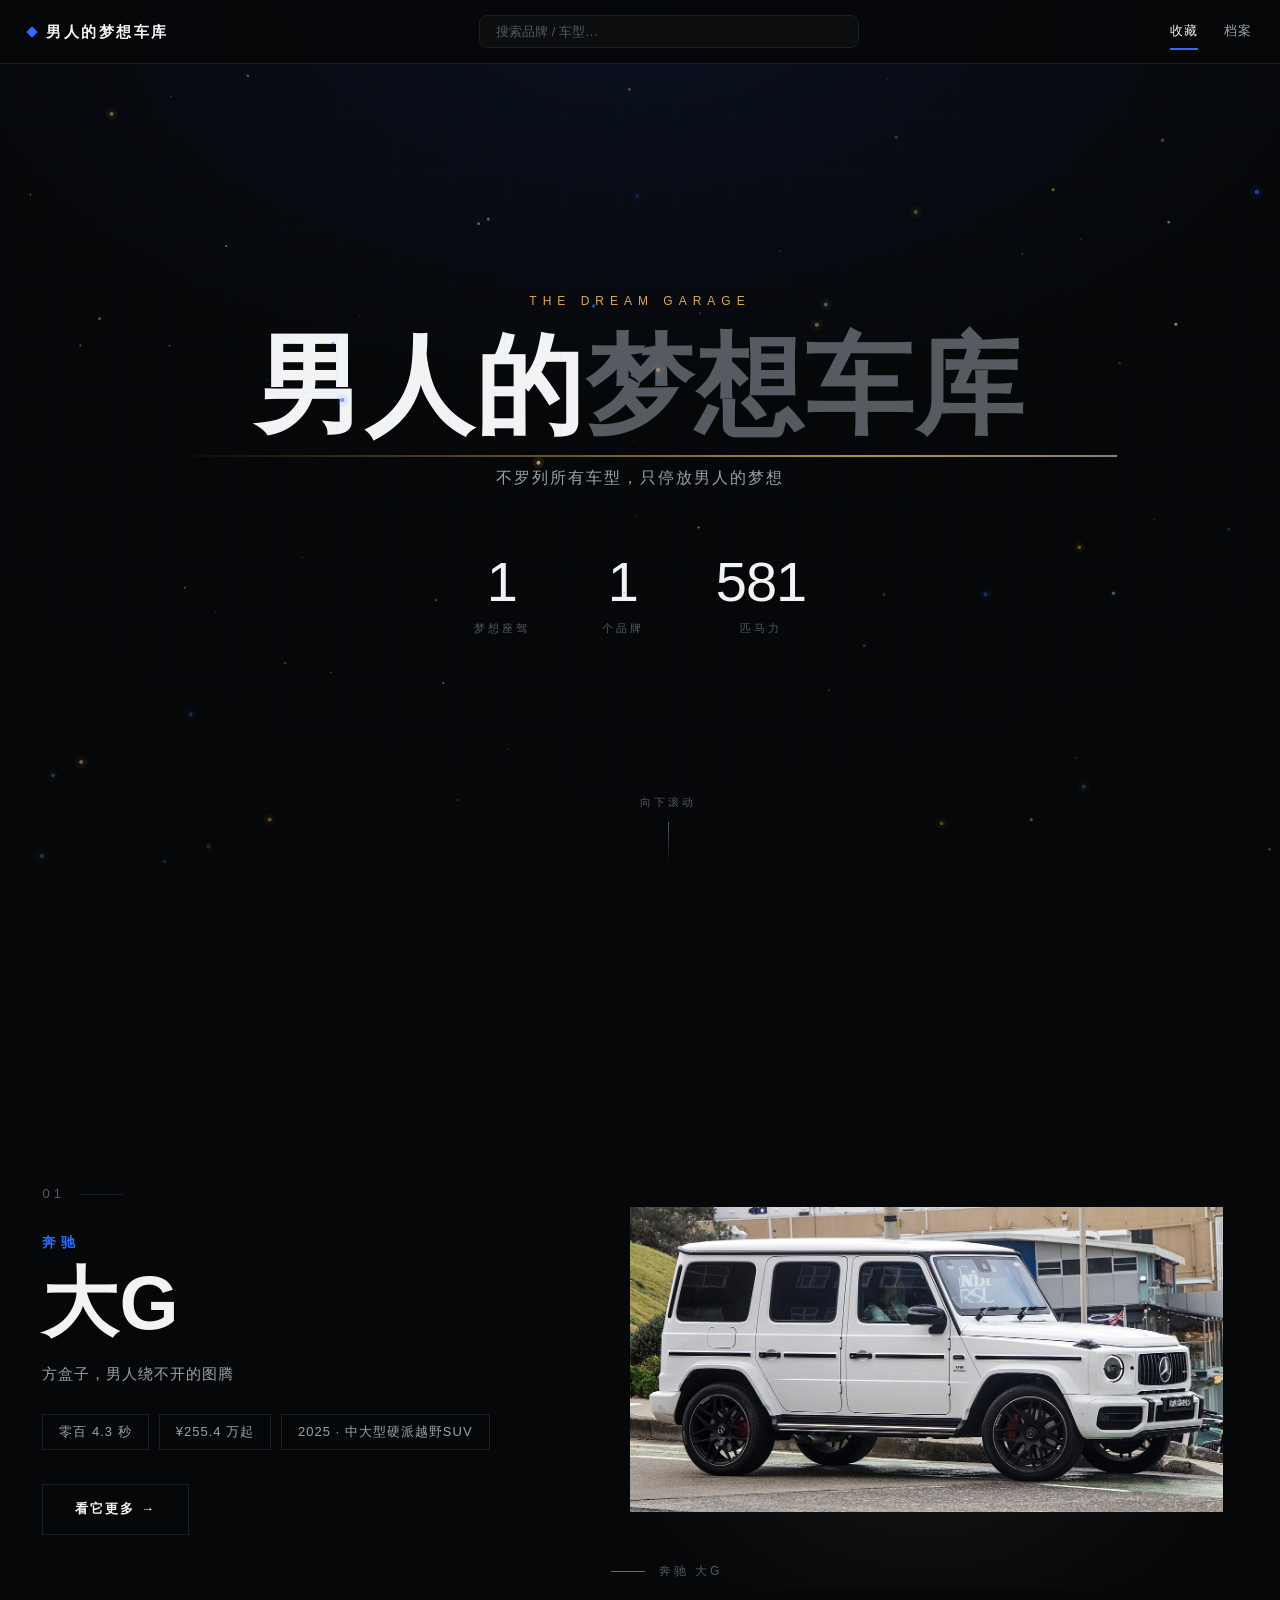
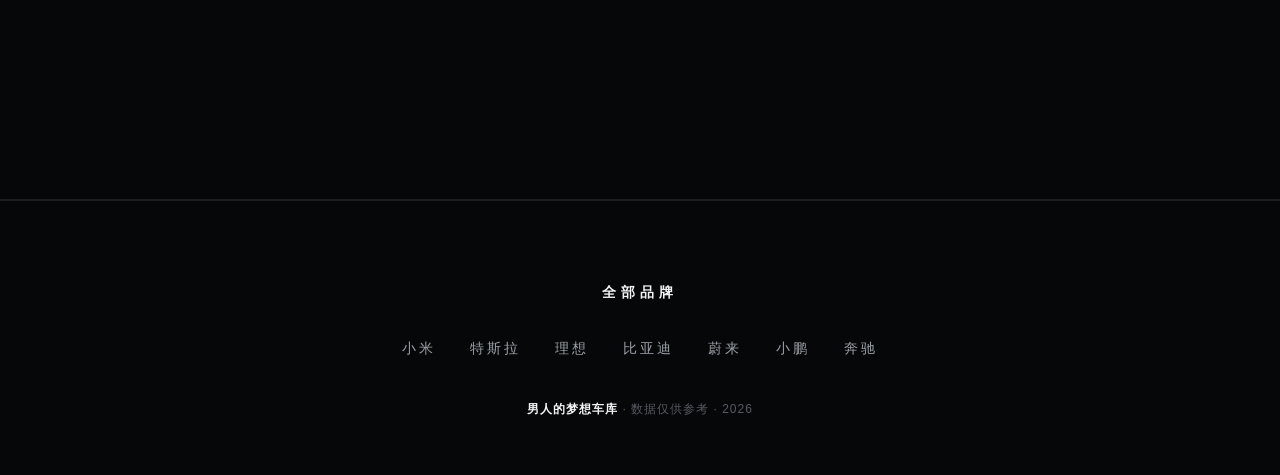
<file: index.html>
<!DOCTYPE html>
<html lang="zh-CN">
<head>
  <meta charset="UTF-8">
  <meta name="viewport" content="width=device-width, initial-scale=1.0">
  <title>男人的梦想车库</title>
  <link rel="stylesheet" href="css/style.css">
</head>
<body>

  <!-- 导航 -->
  <nav class="nav">
    <a class="nav-logo" href="index.html"><span class="logo-mark"></span>男人的梦想车库</a>
    <div class="nav-search">
      <input type="text" placeholder="搜索品牌 / 车型…">
    </div>
    <div class="nav-links">
      <a href="#showcase" class="active">收藏</a>
      <a href="#archive">档案</a>
    </div>
  </nav>

  <!-- 开场 -->
  <header class="landing" id="top">
    <div class="landing-kicker">THE DREAM GARAGE</div>
    <h1 class="landing-title">男人的<em>梦想车库</em></h1>
    <p class="landing-sub">不罗列所有车型，只停放男人的梦想</p>
    <div class="landing-stats">
      <div class="landing-stat"><div class="num" id="stat-favs" data-count="0">0</div><div class="label">梦想座驾</div></div>
      <div class="landing-stat"><div class="num" id="stat-brands" data-count="0">0</div><div class="label">个品牌</div></div>
      <div class="landing-stat"><div class="num" id="stat-hp" data-count="0">0</div><div class="label">匹马力</div></div>
    </div>
    <div class="scroll-hint" id="scroll-hint">向下滚动</div>
  </header>

  <!-- 我的收藏 · 全屏展示 -->
  <main id="showcase">
    <div id="showcase-root"></div>
  </main>

  <!-- 车库档案 -->
  <footer class="footer" id="archive">
    <h3 class="archive-title">全部品牌</h3>
    <div class="archive-links" id="archive-links"></div>
    <div style="margin-top:40px;">
      <span class="foot-grad">男人的梦想车库</span> · 数据仅供参考 · 2026
    </div>
  </footer>

  <script src="data/brands.js"></script>
  <script src="data/cars.js"></script>
  <script src="js/data.js"></script>
  <script src="js/favorites.js"></script>
  <script src="js/common.js"></script>
  <script src="js/effects.js"></script>
  <script>
    (function () {
    // ===== 开场统计 =====
    var favCars = FAVORITES_DATA.map(function (f) { return getCarById(f.id); }).filter(Boolean);
    var favBrandIds = {};
    var maxHp = 0;
    for (var i = 0; i < favCars.length; i++) {
      favBrandIds[favCars[i].brand_id] = true;
      if (favCars[i].trims) {
        for (var t = 0; t < favCars[i].trims.length; t++) {
          var hp = LIB.numOrNull(favCars[i].trims[t].power);
          if (hp && hp > maxHp) maxHp = hp;
        }
      }
    }
    document.getElementById('stat-favs').setAttribute('data-count', favCars.length);
    document.getElementById('stat-brands').setAttribute('data-count', Object.keys(favBrandIds).length);
    document.getElementById('stat-hp').setAttribute('data-count', maxHp || 0);
    // 空车库时隐藏“下滑”提示
    if (!favCars.length) document.getElementById('scroll-hint').style.display = 'none';

    // ===== 车库档案链接（无收藏时隐藏） =====
    var archiveEl = document.getElementById('archive');
    if (!favCars.length) { archiveEl.style.display = 'none'; }
    var linksHtml = '';
    for (var b = 0; b < BRANDS_DATA.length; b++) {
      linksHtml += '<a class="archive-link" href="brand.html?brand=' + encodeURIComponent(BRANDS_DATA[b].id) + '">' + LIB.esc(BRANDS_DATA[b].name) + '</a>';
    }
    document.getElementById('archive-links').innerHTML = linksHtml;

    // ===== 收藏展示区 =====
    var root = document.getElementById('showcase-root');

    // 空车库：显示「装修中」状态
    if (!favCars.length) {
      root.innerHTML =
        '<section class="show in-view" style="min-height:70vh;display:flex;align-items:center;justify-content:center;border-bottom:none;">' +
        '  <div class="empty">' +
        '    <div class="empty-emoji">🏗️</div>' +
        '    <div style="font-size:20px;font-weight:800;color:var(--text);margin-bottom:8px;">车库装修中</div>' +
        '    <div>这里将停满让男人热血沸腾的座驾，等你挑选好后，它们会一辆一辆驶进来</div>' +
        '  </div>' +
        '</section>';
      LIB.initSearch();
      return;
    }

    var html = '';

    for (var k = 0; k < FAVORITES_DATA.length; k++) {
      var fav = FAVORITES_DATA[k];
      var car = getCarById(fav.id);
      if (!car) continue;
      var brand = getBrandById(car.brand_id);
      var img = car.images && car.images[0] ? car.images[0] : '';
      var p = LIB.minPrice(car);
      var reverse = k % 2 === 1;

      // 提取帅点参数
      var bestAcc = null, bestRange = null;
      if (car.trims) {
        for (var s = 0; s < car.trims.length; s++) {
          var a = LIB.numOrNull(car.trims[s].acceleration);
          if (a != null && (bestAcc == null || a < bestAcc)) bestAcc = a;
          var r = LIB.numOrNull(car.trims[s].range);
          if (r != null && (bestRange == null || r > bestRange)) bestRange = r;
        }
      }

      var chips = [];
      if (bestAcc != null) chips.push('零百 ' + bestAcc + ' 秒');
      if (bestRange != null) chips.push('续航 ' + bestRange + ' km');
      if (p != null) chips.push('¥' + p + ' 万起');
      chips.push(car.year + ' · ' + (car.type || ''));

      html +=
        '<section class="show" id="show-' + k + '" style="--car-color:' + fav.color + (reverse ? ';--from:80px' : ';--from:-80px') + ';">' +
        '  <div class="show-inner' + (reverse ? ' rev' : '') + '">' +
        '    <div class="show-text">' +
        '      <div class="show-index">' + (k < 9 ? '0' : '') + (k + 1) + '</div>' +
        '      <div class="show-brand">' + LIB.esc(brand ? brand.name : '') + '</div>' +
        '      <h2 class="show-name">' + LIB.esc(car.name) + '</h2>' +
        '      <p class="show-tagline">' + LIB.esc(fav.tagline) + '</p>' +
        '      <div class="show-chips">';
      for (var c = 0; c < chips.length; c++) {
        html += '<span class="show-chip" style="transition-delay:' + (0.25 + c * 0.09) + 's">' + LIB.esc(chips[c]) + '</span>';
      }
      html +=
        '      </div>' +
        '      <a class="show-btn" style="transition-delay:0.65s" href="car.html?id=' + encodeURIComponent(car.id) + '">看它更多 →</a>' +
        '    </div>' +
        '    <div class="show-stage">' +
        '      <span class="show-sweep"></span>' +
        '      <div class="show-imgwrap">' +
        (img ? '<img src="' + LIB.esc(img) + '" alt="' + LIB.esc(car.name) + '" loading="lazy" onerror="this.parentNode.innerHTML=\'<div class=\\\'no-img\\\'>暂无图片</div>\'">' : '<div class="no-img">暂无图片</div>') +
        '      </div>' +
        '      <div class="show-plate">' + LIB.esc(brand ? brand.name + ' ' : '') + LIB.esc(car.name) + '</div>' +
        '    </div>' +
        '  </div>' +
        '</section>';
    }
    root.innerHTML = html;

    // ===== 滚动入场动画 =====
    var observer = new IntersectionObserver(function (entries) {
      for (var e = 0; e < entries.length; e++) {
        if (entries[e].isIntersecting) {
          entries[e].target.classList.add('in-view');
          observer.unobserve(entries[e].target);
        }
      }
    }, { threshold: 0.35 });
    var shows = root.querySelectorAll('.show');
    for (var i2 = 0; i2 < shows.length; i2++) observer.observe(shows[i2]);

    LIB.initSearch();
    if (window.FX) FX.refresh();
    })();
  </script>
</body>
</html>
</file>
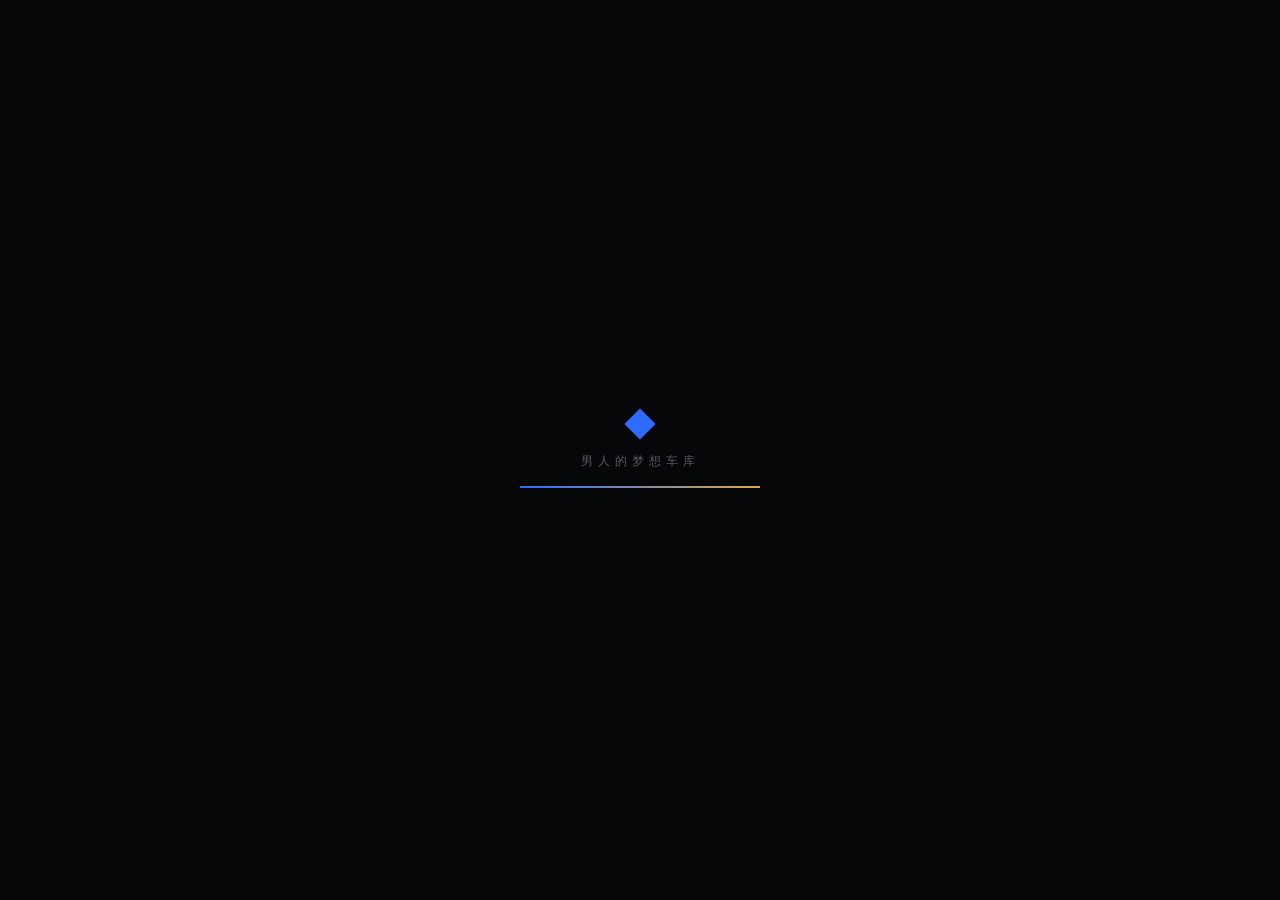
<file: brand.html>
<!DOCTYPE html>
<html lang="zh-CN">
<head>
  <meta charset="UTF-8">
  <meta name="viewport" content="width=device-width, initial-scale=1.0">
  <title>品牌车型 - 男人的梦想车库</title>
  <link rel="stylesheet" href="css/style.css">
</head>
<body>

  <nav class="nav">
    <a class="nav-logo" href="index.html"><span class="logo-mark"></span>男人的梦想车库</a>
    <div class="nav-search">
      <input type="text" placeholder="搜索品牌 / 车型，如「SU7」「汉」「Model Y」…">
    </div>
    <div class="nav-links">
      <a href="index.html">首页</a>
      <a href="index.html#showcase">我的收藏</a>
      <a href="index.html#archive">车库档案</a>
    </div>
  </nav>

  <main class="container">
    <div class="breadcrumb">
      <a href="index.html">首页</a><span class="sep">›</span><span id="bc-brand">品牌</span>
    </div>

    <div id="brand-hero"></div>

    <section class="section" style="margin-top:28px;">
      <div id="toolbar">
        <input type="text" id="filter-input" placeholder="🔍 在当前品牌内搜索车型…">
      </div>
      <div class="chips" id="type-chips"></div>
      <div class="car-grid" id="car-grid"></div>
    </section>
  </main>

  <footer class="footer">
    <div><span class="foot-grad"><span class="logo-mark"></span>男人的梦想车库</span> · 数据仅供参考，具体以官方发布为准</div>
  </footer>

  <script src="data/brands.js"></script>
  <script src="data/cars.js"></script>
  <script src="js/data.js"></script>
  <script src="js/common.js"></script>
  <script src="js/effects.js"></script>
  <script>
    var params = new URLSearchParams(window.location.search);
    var brandId = params.get('brand');

    var gridEl = document.getElementById('car-grid');

    function emptyMsg(msg) {
      return '<div class="empty"><div class="empty-emoji">🔍</div>' + msg + '</div>';
    }

    if (!brandId) {
      gridEl.innerHTML = emptyMsg('缺少品牌参数，请从首页选择品牌');
    } else {
      var brand = getBrandById(brandId);

      if (!brand) {
        gridEl.innerHTML = emptyMsg('未找到该品牌');
      } else {
        document.title = brand.name + ' - 男人的梦想车库';
        document.getElementById('bc-brand').textContent = brand.name;

        // ===== 品牌头部 =====
        var logo = brand.logo
          ? '<img src="' + LIB.esc(brand.logo) + '" alt="' + LIB.esc(brand.name) + '" onload="this.previousElementSibling.style.display=\'none\'" onerror="this.style.display=\'none\'">'
          : '';
        var cars = getCarsByBrand(brandId);
        var heroHtml =
          '<div class="brand-hero fade-up" data-glow>' +
          '<div class="bh-left">' +
          '<h1>' + LIB.esc(brand.name) + '</h1>' +
          '<div class="bh-en">' + LIB.esc(brand.name_en || '') + ' · ' + LIB.esc(brand.country || '') + '</div>' +
          (brand.description ? '<div class="bh-desc">' + LIB.esc(brand.description) + '</div>' : '') +
          '</div>' +
          '<div class="bh-stats"><div class="num">' + cars.length + '</div><div class="lbl">款车型</div></div>' +
          '</div>';
        document.getElementById('brand-hero').innerHTML = heroHtml;

        // ===== 类型筛选 chips =====
        var types = {};
        for (var i = 0; i < cars.length; i++) {
          var t = (cars[i].type || '其他').trim();
          types[t] = (types[t] || 0) + 1;
        }
        var chipsHtml = '<button class="chip active" data-type="">全部（' + cars.length + '）</button>';
        for (var typeName in types) {
          chipsHtml += '<button class="chip" data-type="' + LIB.esc(typeName) + '">' + LIB.esc(typeName) + '（' + types[typeName] + '）</button>';
        }
        document.getElementById('type-chips').innerHTML = chipsHtml;

        var curType = '';
        var curKw = '';

        function render() {
          var list = cars.filter(function (c) {
            var okType = !curType || (c.type || '').indexOf(curType) === 0;
            var okKw = !curKw;
            if (!okKw) {
              var hay = ((c.name || '') + ' ' + (c.name_en || '') + ' ' + (c.sub_name || '') + ' ' + (c.type || '') + ' ' + (c.year || '')).toLowerCase();
              okKw = hay.indexOf(curKw.toLowerCase()) !== -1;
            }
            return okType && okKw;
          });

          var html = '';
          for (var i = 0; i < list.length; i++) {
            html += LIB.carCardHTML(list[i], i);
          }
          gridEl.innerHTML = html || emptyMsg('没有找到匹配的车型');
        }

        document.getElementById('type-chips').addEventListener('click', function (e) {
          var btn = e.target.closest('.chip');
          if (!btn) return;
          var chips = document.querySelectorAll('#type-chips .chip');
          for (var c = 0; c < chips.length; c++) chips[c].classList.remove('active');
          btn.classList.add('active');
          curType = btn.getAttribute('data-type');
          render();
        });

        document.getElementById('filter-input').addEventListener('input', function (e) {
          curKw = e.target.value.trim();
          render();
        });

        render();
      }
    }

    LIB.initSearch();
  </script>
</body>
</html>
</file>
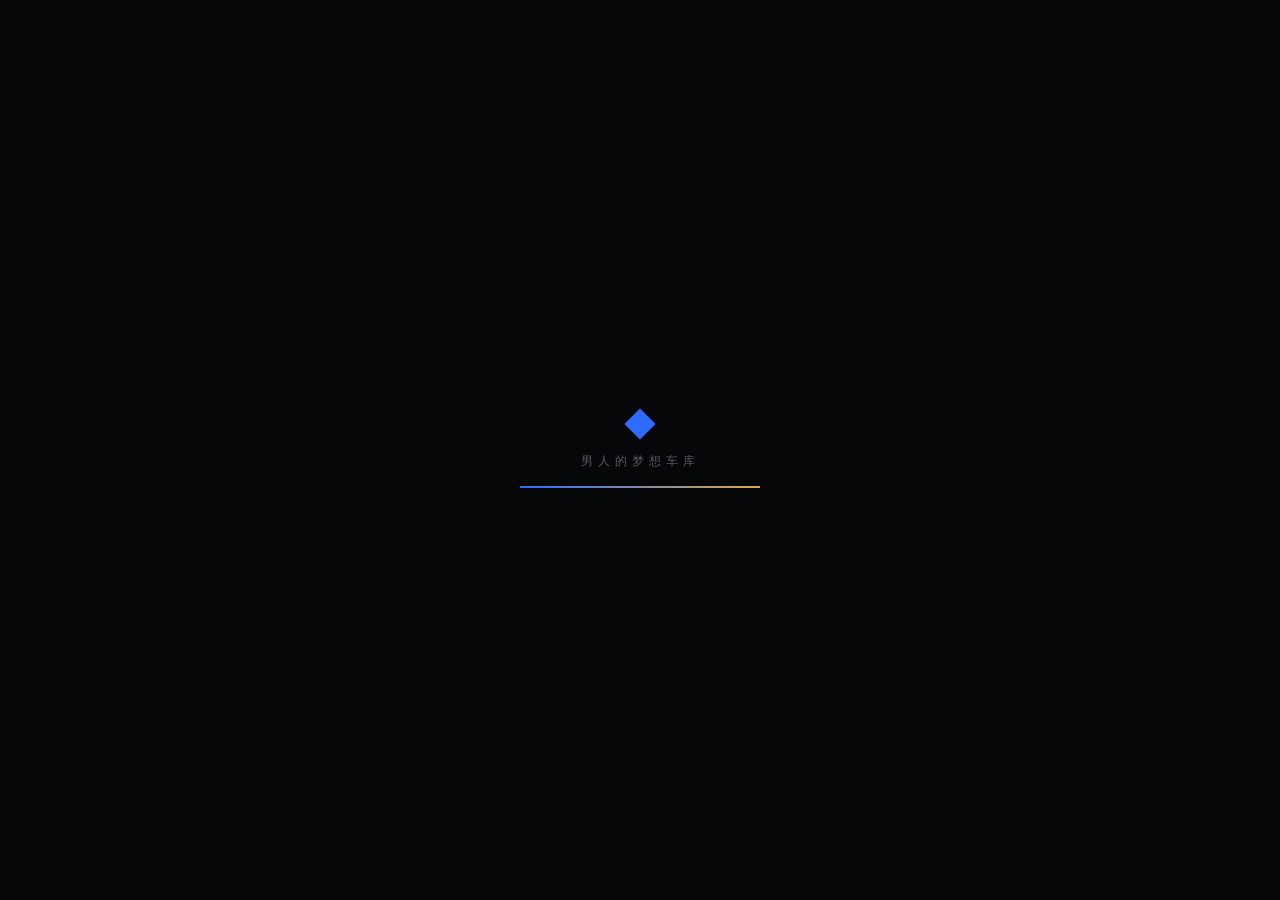
<file: car.html>
<!DOCTYPE html>
<html lang="zh-CN">
<head>
  <meta charset="UTF-8">
  <meta name="viewport" content="width=device-width, initial-scale=1.0">
  <title>车型详情 - 男人的梦想车库</title>
  <link rel="stylesheet" href="css/style.css">
</head>
<body>

  <nav class="nav">
    <a class="nav-logo" href="index.html"><span class="logo-mark"></span>男人的梦想车库</a>
    <div class="nav-search">
      <input type="text" placeholder="搜索品牌 / 车型，如「SU7」「汉」「Model Y」…">
    </div>
    <div class="nav-links">
      <a href="index.html">首页</a>
      <a href="index.html#showcase">我的收藏</a>
      <a href="index.html#archive">车库档案</a>
    </div>
  </nav>

  <main class="container">
    <div class="breadcrumb">
      <a href="index.html">首页</a><span class="sep">›</span><a href="brand.html" id="bc-brand-link">品牌</a><span class="sep">›</span><span id="bc-car">车型</span>
    </div>

    <div id="car-detail"></div>
  </main>

  <footer class="footer">
    <div><span class="foot-grad"><span class="logo-mark"></span>男人的梦想车库</span> · 数据仅供参考，具体以官方发布为准</div>
  </footer>

  <script>document.documentElement.classList.add('js-anim');</script>

  <script src="data/brands.js"></script>
  <script src="data/cars.js"></script>
  <script src="js/data.js"></script>
  <script src="js/favorites.js"></script>
  <script src="js/common.js"></script>
  <script src="js/effects.js"></script>
  <script>
    (function () {
    var BRAND_COLORS = {
      xiaomi: '#ff6a00', tesla: '#3b82f6', lixiang: '#22d3ee',
      byd: '#ef4444', nio: '#60a5fa', xpeng: '#06b6d4', mercedes: '#a3b1c2'
    };

    var params = new URLSearchParams(window.location.search);
    var carId = params.get('id');
    var detailEl = document.getElementById('car-detail');

    function emptyMsg(msg) {
      return '<div class="empty"><div class="empty-emoji">🚗</div>' + msg + '</div>';
    }

    function esc(s) { return LIB.esc(s); }

    /** 数字滚动动画：把 "255.4万元起" 里的数字从 0 滚到目标 */
    function countUp(el, text) {
      var m = String(text).match(/^([\d.]+)(.*)$/);
      if (!m) { el.textContent = text; return; }
      var target = parseFloat(m[1]);
      var suffix = m[2] || '';
      var dec = (m[1].split('.')[1] || '').length;
      var start = null, dur = 1400;
      function step(ts) {
        if (!start) start = ts;
        var p = Math.min((ts - start) / dur, 1);
        var eased = 1 - Math.pow(1 - p, 3);
        var val = (target * eased).toFixed(dec);
        el.textContent = val + suffix;
        if (p < 1) requestAnimationFrame(step);
      }
      requestAnimationFrame(step);
    }

    if (!carId) {
      detailEl.innerHTML = emptyMsg('缺少车型参数');
      return;
    }

    var car = getCarById(carId);
    if (!car) { detailEl.innerHTML = emptyMsg('未找到该车型'); return; }

    var brand = getBrandById(car.brand_id);
    var fav = null;
    for (var fi = 0; fi < FAVORITES_DATA.length; fi++) {
      if (FAVORITES_DATA[fi].id === car.id) fav = FAVORITES_DATA[fi];
    }
    var themeColor = (fav && fav.color) || BRAND_COLORS[car.brand_id] || '#2f81f7';

    document.title = car.name + ' - 男人的梦想车库';
    if (brand) {
      document.getElementById('bc-brand-link').href = 'brand.html?brand=' + encodeURIComponent(brand.id);
      document.getElementById('bc-brand-link').textContent = brand.name;
    }
    document.getElementById('bc-car').textContent = car.name;

    // ===== 提取整车数据 =====
    var bestAcc = null, maxHp = null, maxRange = null, pMin = null, pFirst = '';
    if (car.trims && car.trims.length) {
      pFirst = car.trims[0].price || '';
      var fastIdx = -1, cheapIdx = -1, cheapVal = null;
      for (var t = 0; t < car.trims.length; t++) {
        var tr = car.trims[t];
        var a = LIB.numOrNull(tr.acceleration);
        var h = LIB.numOrNull(tr.power);
        var r = LIB.numOrNull(tr.range);
        if (a != null && (bestAcc == null || a < bestAcc)) { bestAcc = a; fastIdx = t; }
        if (h != null && (maxHp == null || h > maxHp)) maxHp = h;
        if (r != null && (maxRange == null || r > maxRange)) maxRange = r;
        var tp = LIB.minPrice({ trims: [tr] });
        if (tp != null && (cheapVal == null || tp < cheapVal)) { cheapVal = tp; cheapIdx = t; }
      }
      pMin = LIB.minPrice(car);
      car._fastIdx = fastIdx; car._cheapIdx = cheapIdx;
    }

    // ===== 全场基准（用于性能条归一化）=====
    var gFast = null, gSlow = null, gHp = null, gRange = null;
    for (var ci = 0; ci < CARS_DATA.length; ci++) {
      var cc = CARS_DATA[ci];
      if (!cc.trims) continue;
      for (var ct = 0; ct < cc.trims.length; ct++) {
        var va = LIB.numOrNull(cc.trims[ct].acceleration);
        var vh = LIB.numOrNull(cc.trims[ct].power);
        var vr = LIB.numOrNull(cc.trims[ct].range);
        if (va != null) { if (gFast == null || va < gFast) gFast = va; if (gSlow == null || va > gSlow) gSlow = va; }
        if (vh != null && (gHp == null || vh > gHp)) gHp = vh;
        if (vr != null && (gRange == null || vr > gRange)) gRange = vr;
      }
    }

    function barPct(kind, v) {
      if (v == null) return 0;
      if (kind === 'acc') return gSlow > gFast ? Math.round((gSlow - v) / (gSlow - gFast) * 100) : 100;
      if (kind === 'hp') return gHp ? Math.round(v / gHp * 100) : 0;
      if (kind === 'range') return gRange ? Math.round(v / gRange * 100) : 0;
      return 0;
    }

    var html = '';

    // ============ 1. 电影感开场 ============
    var mainImg = car.images && car.images[0] ? car.images[0] : '';
    var nameChars = '';
    for (var n = 0; n < car.name.length; n++) {
      nameChars += '<span class="char-in" style="animation-delay:' + (0.5 + n * 0.045) + 's">' + esc(car.name[n]) + '</span>';
    }
    html += '<section class="cinema" style="--car-color:' + themeColor + ';">';
    html += '  <div class="cinema-glow"></div>';
    html += '  <div class="cinema-stage drift-stage" data-glow>';
    html += '    <span class="cinema-sweep"></span>';
    // 3D 漂移视频（Remotion 渲染；仅收藏内有视频的车型使用）
    var driftVideo = car.id === 'mercedes-g63' ? 'video/g63-drift.mp4' : '';
    if (driftVideo) {
      html += '    <video class="drift-video" id="drift-video" muted playsinline preload="auto" poster="video/g63-poster.jpg">';
      html += '      <source src="' + driftVideo + '" type="video/mp4">';
      html += '    </video>';
    }
    // SVG 动画车（无视频车型回退方案）
    if (!driftVideo) {
    html += '    <svg class="drift-track" viewBox="0 0 700 420" preserveAspectRatio="xMidYMid meet" aria-hidden="true">';
    html += '      <path class="drift-mark m1" d="M620 350 Q540 344 470 356 Q400 368 350 344 Q300 320 260 300" />';
    html += '      <path class="drift-mark m2" d="M640 378 Q560 372 490 382 Q420 392 370 372 Q320 352 280 334" />';
    html += '      <g class="smoke-puffs">';
    html += '        <circle class="puff p1" cx="655" cy="352" r="26"/>';
    html += '        <circle class="puff p2" cx="630" cy="376" r="30"/>';
    html += '        <circle class="puff p3" cx="672" cy="380" r="22"/>';
    html += '        <circle class="puff p4" cx="600" cy="386" r="20"/>';
    html += '      </g>';
    html += '    </svg>';
    html += '    <svg class="drift-car" viewBox="0 0 340 170" aria-hidden="true">';
    html += '      <g class="car-body">';
    html += '        <path class="car-shadow" d="M34 146 Q170 156 308 142 L316 152 Q170 168 24 152 Z"/>';
    html += '        <path class="car-beam" d="M304 109 L392 92 L392 132 Z"/>';
    html += '        <rect class="car-chassis" x="36" y="96" width="268" height="44" rx="10"/>';
    html += '        <path class="car-cab" d="M86 98 L104 56 L216 56 L242 98 Z"/>';
    html += '        <path class="car-window-a" d="M112 98 L124 64 L178 64 L190 98 Z"/>';
    html += '        <path class="car-window-b" d="M198 98 L208 64 L212 64 L222 98 Z"/>';
    html += '        <rect class="car-bumper" x="30" y="112" width="18" height="26" rx="5"/>';
    html += '        <rect class="car-headlight" x="292" y="104" width="16" height="14" rx="4"/>';
    html += '        <rect class="car-grill" x="284" y="108" width="8" height="24" rx="2"/>';
    html += '        <rect class="car-rack" x="96" y="48" width="128" height="8" rx="4"/>';
    html += '        <rect class="car-mirror" x="238" y="62" width="14" height="9" rx="3"/>';
    html += '        <rect class="car-doorline" x="192" y="66" width="3" height="30"/>';
    html += '        <rect class="car-doorline" x="120" y="66" width="3" height="30"/>';
    html += '      </g>';
    html += '      <g class="car-wheels">';
    html += '        <g class="wheel w1"><circle class="tire" r="23"/><circle class="rim" r="11"/><g class="spokes"><rect x="-1.5" y="-10" width="3" height="20"/><rect x="-10" y="-1.5" width="20" height="3"/></g></g>';
    html += '        <g class="wheel w2"><circle class="tire" r="23"/><circle class="rim" r="11"/><g class="spokes"><rect x="-1.5" y="-10" width="3" height="20"/><rect x="-10" y="-1.5" width="20" height="3"/></g></g>';
    html += '      </g>';
    html += '    </svg>';
    }
    // 真实照片（视频/SVG 漂移完成后淡入）
    html += '    <div class="drift-photo">' + (mainImg ? '<img src="' + esc(mainImg) + '" alt="' + esc(car.name) + '" onerror="this.parentNode.innerHTML=\'<div class=\\\'no-img\\\'>暂无图片</div>\'">' : '<div class="no-img">暂无图片</div>') + '</div>';
    html += '  </div>';
    html += '  <div class="cinema-info">';
    html += '    <div class="cinema-brand">' + esc(brand ? brand.name : '') + (car.sub_name ? ' · ' + esc(car.sub_name) : '') + '</div>';
    html += '    <h1 class="cinema-name">' + nameChars + '</h1>';
    html += '    <div class="cinema-sub">' + esc((brand && brand.name_en ? brand.name_en + ' ' : '') + (car.name_en || '')) + ' · ' + esc(car.year || '') + ' · ' + esc(car.type || '') + '</div>';
    if (pFirst) html += '    <div class="cinema-price"><span class="cnum" id="price-num"></span></div>';
    html += '    <div class="cinema-cta"><a href="#trims">查看配置与价格</a><a href="#gallery">查看图库</a></div>';
    html += '  </div>';
    html += '</section>';

    // ============ 2. 核心数据条（数字滚动） ============
    var stats = [];
    if (bestAcc != null) stats.push({ l: '最快零百', v: bestAcc + ' 秒' });
    if (maxHp != null) stats.push({ l: '最大马力', v: maxHp + ' 匹' });
    if (maxRange != null) stats.push({ l: '最长续航', v: maxRange + ' km' });
    if (car.body && car.body.length) stats.push({ l: '车长', v: car.body.length });
    if (car.body && car.body.wheelbase) stats.push({ l: '轴距', v: car.body.wheelbase });
    if (stats.length) {
      html += '<div class="stat-strip">';
      for (var si = 0; si < stats.length; si++) {
        html += '<div class="stat-cell" style="transition-delay:' + (0.15 + si * 0.1) + 's"><div class="sval" data-cu="' + esc(stats[si].v) + '">0</div><div class="slbl">' + esc(stats[si].l) + '</div></div>';
      }
      html += '</div>';
    }

    // ============ 3. 图库（多图轮播） ============
    if (car.images && car.images.length > 1) {
      html += '<div class="panel reveal" id="gallery" data-glow><h3><span class="sec-no">02</span> 图库</h3>';
      html += '  <div class="gallery">';
      html += '    <button class="gal-arrow prev" aria-label="上一张">‹</button>';
      html += '    <div class="gallery-main" id="gal-main"></div>';
      html += '    <button class="gal-arrow next" aria-label="下一张">›</button>';
      html += '    <div class="gallery-dots" id="gal-dots"></div>';
      html += '  </div></div>';
    }

    // ============ 4. 车身参数 ============
    if (car.body) {
      var bodyMap = { platform: '平台', length: '车长', width: '车宽', height: '车高', wheelbase: '轴距', drive: '驱动形式', transmission: '变速箱' };
      html += '<div class="panel reveal"><h3><span class="sec-no">03</span> 车身参数</h3><div class="specs-grid">';
      for (var bk in car.body) {
        if (car.body.hasOwnProperty(bk)) {
          html += '<div class="spec-item"><div class="spec-label">' + esc(bodyMap[bk] || bk) + '</div><div class="spec-value">' + esc(car.body[bk]) + '</div></div>';
        }
      }
      html += '</div></div>';
    }

    // ============ 5. 全系标配 ============
    if (car.common_features && car.common_features.length) {
      html += '<div class="panel reveal"><h3><span class="sec-no">04</span> 全系标配</h3><div class="tag-list">';
      for (var cf = 0; cf < car.common_features.length; cf++) {
        html += '<span class="tag">' + esc(car.common_features[cf]) + '</span>';
      }
      html += '</div></div>';
    }

    // ============ 6. 在售配置（性能条 + 徽章） ============
    if (car.trims && car.trims.length) {
      html += '<div class="panel reveal" id="trims" data-glow><h3><span class="sec-no">05</span> ' + esc(car.year || '') + ' 在售配置</h3><div class="trim-list">';
      for (var ti = 0; ti < car.trims.length; ti++) {
        var trim = car.trims[ti];
        var ta = LIB.numOrNull(trim.acceleration);
        var th = LIB.numOrNull(trim.power);
        var tr2 = LIB.numOrNull(trim.range);
        html += '<div class="trim-card" data-tilt style="--car-color:' + themeColor + ';">';
        html += '  <div class="trim-header">';
        html += '    <div><div class="trim-name">' + esc(trim.name) + '</div>';
        html += '      <div class="trim-badges">';
        if (ti === car._fastIdx) html += '<span class="trim-badge fast">最快零百</span>';
        if (ti === car._cheapIdx) html += '<span class="trim-badge cheap">最低入手</span>';
        html += '      </div></div>';
        html += '    <div class="trim-price">' + esc(trim.price) + '</div>';
        html += '  </div>';
        // 性能条
        html += '  <div class="perf-bars">';
        if (ta != null) html += '<div class="perf-row"><span class="perf-label">零百加速</span><div class="perf-track"><div class="perf-fill" style="--w:' + barPct('acc', ta) + '%"></div></div><span class="perf-val">' + esc(trim.acceleration) + '</span></div>';
        if (th != null) html += '<div class="perf-row"><span class="perf-label">马力</span><div class="perf-track"><div class="perf-fill" style="--w:' + barPct('hp', th) + '%"></div></div><span class="perf-val">' + esc(trim.power) + '</span></div>';
        if (tr2 != null) html += '<div class="perf-row"><span class="perf-label">续航</span><div class="perf-track"><div class="perf-fill" style="--w:' + barPct('range', tr2) + '%"></div></div><span class="perf-val">' + esc(trim.range) + '</span></div>';
        html += '  </div>';
        // 传统参数网格
        html += '  <div class="trim-specs">';
        if (trim.engine && trim.engine !== '-') html += '<div class="trim-spec-item"><span class="trim-spec-label">驱动</span><span>' + esc(trim.engine) + '</span></div>';
        if (trim.torque && trim.torque !== '-') html += '<div class="trim-spec-item"><span class="trim-spec-label">扭矩</span><span>' + esc(trim.torque) + '</span></div>';
        if (trim.battery && trim.battery !== '-') html += '<div class="trim-spec-item"><span class="trim-spec-label">电池</span><span>' + esc(trim.battery) + '</span></div>';
        html += '  </div>';
        if (trim.features && trim.features.length) {
          html += '  <div class="trim-features">';
          for (var tf = 0; tf < trim.features.length; tf++) html += '<span class="tag">' + esc(trim.features[tf]) + '</span>';
          html += '  </div>';
        }
        html += '</div>';
      }
      html += '</div></div>';
    }

    // ============ 7. 外观内饰选项 ============
    var hasOpt = (car.paint_colors && car.paint_colors.length) || (car.interior_options && car.interior_options.length) || (car.wheels && car.wheels.length);
    if (hasOpt) {
      html += '<div class="panel reveal"><h3><span class="sec-no">06</span> 外观与内饰</h3>';
      var optGroups = [
        { label: '车漆颜色', items: car.paint_colors },
        { label: '内饰颜色', items: car.interior_options },
        { label: '轮毂', items: car.wheels }
      ];
      for (var og = 0; og < optGroups.length; og++) {
        if (optGroups[og].items && optGroups[og].items.length) {
          html += '<div class="options-row"><div class="options-label">' + optGroups[og].label + '</div><div class="options-tags">';
          for (var oi = 0; oi < optGroups[og].items.length; oi++) {
            html += '<span class="tag">' + esc(optGroups[og].items[oi]) + '</span>';
          }
          html += '</div></div>';
        }
      }
      html += '</div>';
    }

    // ============ 8. 车型简介 ============
    if (car.description) {
      html += '<div class="panel reveal"><h3><span class="sec-no">07</span> 车型简介</h3><p class="desc-text">' + esc(car.description) + '</p></div>';
    }

    detailEl.innerHTML = html;

    // ============ 漂移登场触发 ============
    var driftStage = detailEl.querySelector('.drift-stage');
    var driftVideoEl = detailEl.querySelector('.drift-video');
    if (driftStage) {
      // 用户若开启了减少动效，直接显示照片
      if (window.matchMedia && window.matchMedia('(prefers-reduced-motion: reduce)').matches) {
        driftStage.classList.add('drift-active', 'drift-done');
        var dpR = driftStage.querySelector('.drift-photo');
        if (dpR) dpR.style.opacity = '1';
        var dcarR = driftStage.querySelector('.drift-car');
        if (dcarR) dcarR.style.display = 'none';
        if (driftVideoEl) driftVideoEl.style.display = 'none';
      } else {
        // 有 3D 视频：播视频 → 播完淡入照片
        if (driftVideoEl) {
          driftStage.classList.add('video-mode');
          var photo = driftStage.querySelector('.drift-photo');
          var startVid = function () {
            driftStage.classList.add('video-active');
            driftVideoEl.play().then(function () {}).catch(function () {});
          };
          driftVideoEl.addEventListener('canplay', startVid, { once: true });
          driftVideoEl.addEventListener('loadeddata', startVid, { once: true });
          driftVideoEl.addEventListener('ended', function () {
            driftStage.classList.add('video-done');
            driftVideoEl.style.display = 'none';
          });
          // 兜底：3.2 秒后若视频未播（如加载失败），直接显示照片
          setTimeout(function () {
            if (!driftVideoEl.ended && driftVideoEl.currentTime < 0.05) {
              driftStage.classList.add('video-done');
              driftVideoEl.style.display = 'none';
              driftStage.classList.remove('video-mode');
            }
          }, 4200);
        } else {
          // 无视频：SVG 动画车漂移
          requestAnimationFrame(function () {
            requestAnimationFrame(function () { driftStage.classList.add('drift-active'); });
          });
          // 动画结束后进入「停稳」状态
          setTimeout(function () { driftStage.classList.add('drift-done'); }, 3100);
        }
      }
    }

    // ============ 动画触发 ============
    // 1) 价格数字滚动（countUp 依赖 rAF；内容始终有兜底文本）
    var priceEl = document.getElementById('price-num');
    if (priceEl && pFirst) {
      priceEl.textContent = pFirst;
      setTimeout(function () { countUp(priceEl, pFirst); }, 1100);
    }
    // 2) 数据条数字滚动 + 入场（初始就填好最终值，动画只重滚一遍）
    var cells = detailEl.querySelectorAll('.stat-cell');
    setTimeout(function () {
      for (var s2 = 0; s2 < cells.length; s2++) {
        cells[s2].classList.add('show');
        var valEl = cells[s2].querySelector('.sval');
        if (valEl && valEl.getAttribute('data-cu')) {
          valEl.textContent = valEl.getAttribute('data-cu');
          countUp(valEl, valEl.getAttribute('data-cu'));
        }
      }
    }, 900);
    // 3) 面板滚动渐入
    var revealObs = new IntersectionObserver(function (entries) {
      for (var e = 0; e < entries.length; e++) {
        if (entries[e].isIntersecting) {
          entries[e].target.classList.add('in-view');
          revealObs.unobserve(entries[e].target);
        }
      }
    }, { threshold: 0.12 });
    var panels = detailEl.querySelectorAll('.panel.reveal');
    for (var p2 = 0; p2 < panels.length; p2++) revealObs.observe(panels[p2]);
    // 4) 性能条在 trim 卡进入视口时填充
    var trimObs = new IntersectionObserver(function (entries) {
      for (var e2 = 0; e2 < entries.length; e2++) {
        if (entries[e2].isIntersecting) {
          entries[e2].target.classList.add('in-view');
          trimObs.unobserve(entries[e2].target);
        }
      }
    }, { threshold: 0.3 });
    var tcards = detailEl.querySelectorAll('.trim-card');
    for (var t2 = 0; t2 < tcards.length; t2++) trimObs.observe(tcards[t2]);

    // ============ 图库轮播 ============
    var galMain = document.getElementById('gal-main');
    if (galMain && car.images.length > 1) {
      var gIdx = 0, gTimer = null;
      var gImgs = car.images;
      var dotsWrap = document.getElementById('gal-dots');
      var dotsHtml = '';
      for (var gi = 0; gi < gImgs.length; gi++) dotsHtml += '<button data-i="' + gi + '"></button>';
      dotsWrap.innerHTML = dotsHtml;
      function renderGal(i) {
        galMain.classList.remove('flash');
        void galMain.offsetWidth;
        galMain.classList.add('flash');
        galMain.innerHTML = '<img src="' + esc(gImgs[i]) + '" alt="' + esc(car.name) + '" loading="lazy" onerror="this.parentNode.innerHTML=\'<div class=\\\'no-img\\\'>暂无图片</div>\'">';
        var dots = dotsWrap.querySelectorAll('button');
        for (var d = 0; d < dots.length; d++) dots[d].classList.toggle('active', d === i);
      }
      function goGal(next, auto) {
        gIdx = (next + gImgs.length) % gImgs.length;
        renderGal(gIdx);
        if (auto) restartGal();
      }
      function restartGal() {
        if (gTimer) clearInterval(gTimer);
        gTimer = setInterval(function () { goGal(gIdx + 1, true); }, 5000);
      }
      dotsWrap.addEventListener('click', function (ev) {
        var b = ev.target.closest('button');
        if (!b) return;
        goGal(parseInt(b.getAttribute('data-i'), 10), true);
      });
      var prevB = document.querySelector('.gal-arrow.prev');
      var nextB = document.querySelector('.gal-arrow.next');
      if (prevB) prevB.addEventListener('click', function () { goGal(gIdx - 1, true); });
      if (nextB) nextB.addEventListener('click', function () { goGal(gIdx + 1, true); });
      renderGal(0);
      restartGal();
    }

    LIB.initSearch();
    if (window.FX) FX.refresh();
    })();
  </script>
</body>
</html>
</file>
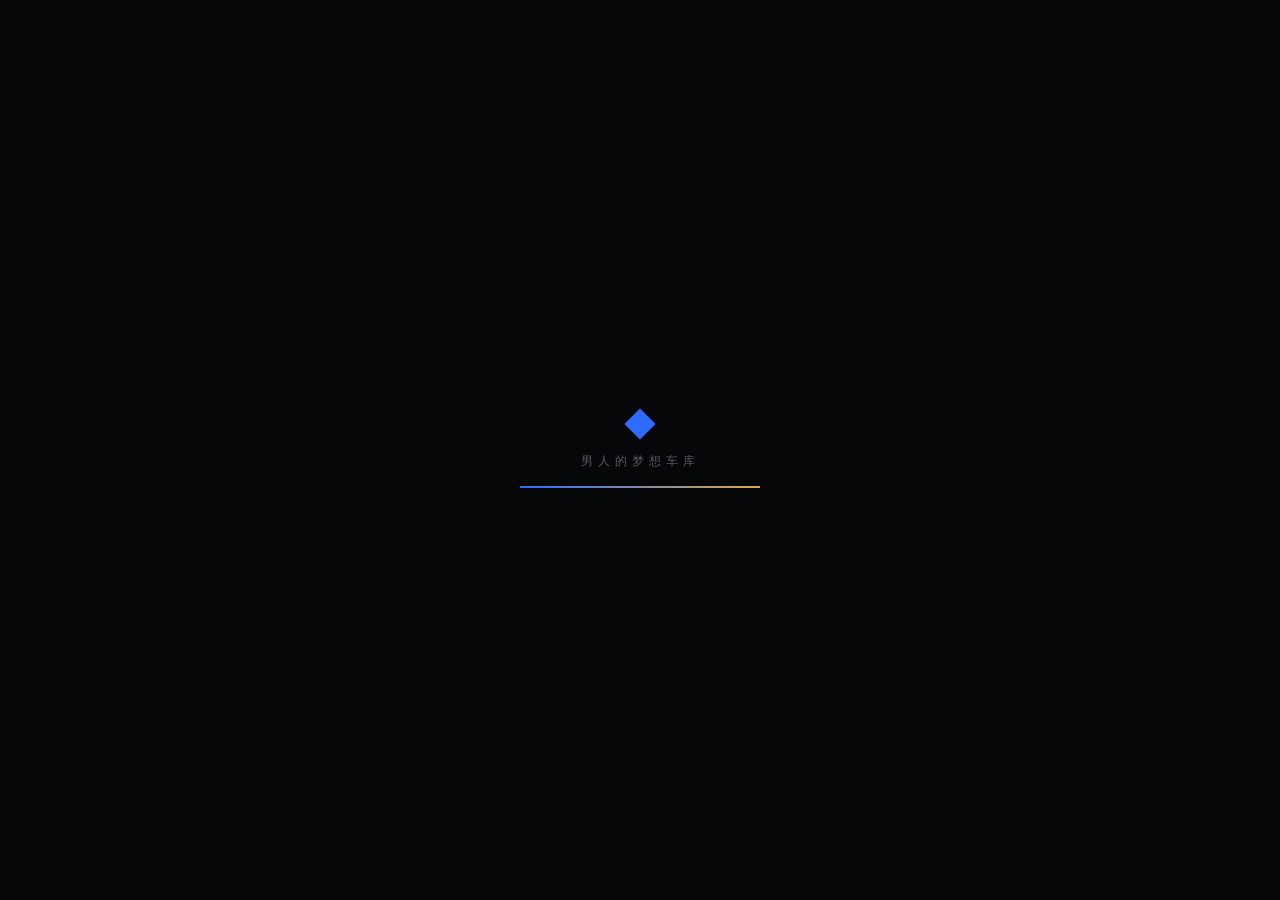
<file: search.html>
<!DOCTYPE html>
<html lang="zh-CN">
<head>
  <meta charset="UTF-8">
  <meta name="viewport" content="width=device-width, initial-scale=1.0">
  <title>搜索 - 男人的梦想车库</title>
  <link rel="stylesheet" href="css/style.css">
</head>
<body>

  <nav class="nav">
    <a class="nav-logo" href="index.html"><span class="logo-mark"></span>男人的梦想车库</a>
    <div class="nav-search">
      <input type="text" id="nav-q" placeholder="搜索品牌 / 车型，如「SU7」「汉」「Model Y」…">
    </div>
    <div class="nav-links">
      <a href="index.html">首页</a>
      <a href="index.html#showcase">我的收藏</a>
      <a href="index.html#archive">车库档案</a>
    </div>
  </nav>

  <main class="container">
    <div class="search-header" data-glow>
      <h1>🔍 搜索结果</h1>
      <div class="sh-sub" id="sh-sub"></div>
    </div>

    <section class="section" style="margin-top:24px;">
      <div class="car-grid" id="result-grid"></div>
    </section>
  </main>

  <footer class="footer">
    <div><span class="foot-grad"><span class="logo-mark"></span>男人的梦想车库</span> · 数据仅供参考，具体以官方发布为准</div>
  </footer>

  <script src="data/brands.js"></script>
  <script src="data/cars.js"></script>
  <script src="js/data.js"></script>
  <script src="js/common.js"></script>
  <script src="js/effects.js"></script>
  <script>
    var params = new URLSearchParams(window.location.search);
    var q = (params.get('q') || '').trim();
    var grid = document.getElementById('result-grid');
    var sub = document.getElementById('sh-sub');

    function emptyMsg(msg) {
      return '<div class="empty"><div class="empty-emoji">🔍</div>' + msg + '</div>';
    }

    function doSearch(keyword) {
      if (!keyword) {
        sub.innerHTML = '请输入关键词';
        grid.innerHTML = emptyMsg('在顶部搜索框输入品牌或车型名试试，如「小米」「ET9」');
        return;
      }

      var kw = keyword.toLowerCase();
      var brandHits = BRANDS_DATA.filter(function (b) {
        return (b.name + ' ' + (b.name_en || '')).toLowerCase().indexOf(kw) !== -1;
      });
      var carHits = CARS_DATA.filter(function (c) {
        var b = getBrandById(c.brand_id);
        var hay = [c.name, c.name_en, c.sub_name, c.type, c.year, c.manufacturer, b ? b.name : '', b ? b.name_en : ''].join(' ').toLowerCase();
        return hay.indexOf(kw) !== -1;
      });

      if (brandHits.length || carHits.length) {
        sub.innerHTML = '「<b>' + LIB.esc(keyword) + '</b>」共找到 ' + (brandHits.length + carHits.length) + ' 个结果';
      } else {
        sub.innerHTML = '「<b>' + LIB.esc(keyword) + '</b>」没有找到结果';
      }

      var html = '';
      // 品牌结果
      if (brandHits.length) {
        html += '<div class="search-brand-row brand-list" style="grid-column:1/-1;">';
        for (var i = 0; i < brandHits.length; i++) {
          html += LIB.brandRowHTML(brandHits[i]);
        }
        html += '</div>';
      }
      // 车型结果
      for (var j = 0; j < carHits.length; j++) {
        html += LIB.carCardHTML(carHits[j], j);
      }
      grid.innerHTML = html || emptyMsg('没有找到相关车型');
    }

    // 导航搜索框回车
    var navInput = document.getElementById('nav-q');
    navInput.addEventListener('keydown', function (e) {
      if (e.key === 'Enter' && navInput.value.trim()) {
        var v = navInput.value.trim();
        doSearch(v);
        history.replaceState(null, '', 'search.html?q=' + encodeURIComponent(v));
      }
    });

    doSearch(q);
  </script>
</body>
</html>
</file>
<file: css/style.css>
/* ============================================================
   男人的梦想车库 · 极简黑金主题 v3
   设计语言：
   - 纯黑底 + 电光蓝交互色 + 暖金价格
   - Bahnschrift（DIN 风）数字字体，中文系统黑体
   - 去卡片化：全出血影像 + 细线分隔
   - 编号替代 emoji，克制的渐变（仅 logo 与主按钮）
   ============================================================ */

:root {
  --bg: #060708;
  --bg-2: #0b0d0f;
  --line: #1c1f24;
  --line-soft: #14161a;
  --text: #f2f3f5;
  --text-dim: #9ba1a8;
  --text-faint: #565b62;
  --accent: #2e6bff;
  --accent-dim: rgba(46, 107, 255, 0.16);
  --gold: #d8a94e;
  --gold-bright: #f0c674;
  --price: #d8a94e;
  --danger: #d9534f;
  --radius: 12px;
  --nav-h: 64px;
  --font-num: "Bahnschrift", "DIN Alternate", "Segoe UI", -apple-system, sans-serif;
  --font-cn: -apple-system, BlinkMacSystemFont, "Segoe UI", "PingFang SC", "Microsoft YaHei", sans-serif;
  --ease-out: cubic-bezier(0.22, 1, 0.36, 1);
}

* { margin: 0; padding: 0; box-sizing: border-box; }

html { scroll-behavior: smooth; }

body {
  font-family: var(--font-cn);
  background: var(--bg);
  color: var(--text);
  line-height: 1.6;
  -webkit-font-smoothing: antialiased;
  overflow-x: hidden;
}

a { text-decoration: none; color: inherit; }
img { display: block; }
button { font-family: inherit; }

/* 数字统一用 DIN 风字体 */
.num, .sval, .landing-stat .num, .cinema-price, .dh-price, .trim-price,
.stat-num, .price-num, .car-price-badge b, .quick-spec .qs-value {
  font-family: var(--font-num);
  font-variant-numeric: tabular-nums;
}

/* ============ 导航栏 ============ */
.nav {
  position: fixed;
  top: 0; left: 0; right: 0;
  z-index: 100;
  height: var(--nav-h);
  display: flex;
  align-items: center;
  gap: 20px;
  padding: 0 28px;
  background: rgba(6, 7, 8, 0.82);
  backdrop-filter: blur(16px);
  -webkit-backdrop-filter: blur(16px);
  border-bottom: 1px solid var(--line);
}

.nav-logo {
  font-family: var(--font-num);
  font-size: 15px;
  font-weight: 700;
  letter-spacing: 2.5px;
  white-space: nowrap;
  color: var(--text);
  display: flex;
  align-items: center;
  gap: 10px;
}

.nav-logo .logo-mark {
  width: 8px; height: 8px;
  background: var(--accent);
  transform: rotate(45deg);
  flex-shrink: 0;
}

.nav-search { flex: 1; max-width: 380px; margin: 0 auto; }

.nav-search input {
  width: 100%;
  padding: 8px 16px;
  border-radius: 8px;
  border: 1px solid var(--line);
  background: var(--bg-2);
  color: var(--text);
  font-size: 13px;
  outline: none;
  transition: border-color 0.2s;
}

.nav-search input:focus { border-color: var(--accent); }
.nav-search input::placeholder { color: var(--text-faint); }

.nav-links { display: flex; gap: 26px; font-size: 13px; color: var(--text-dim); white-space: nowrap; }
.nav-links a { letter-spacing: 1px; transition: color 0.2s; position: relative; }
.nav-links a:hover, .nav-links a.active { color: var(--text); }
.nav-links a.active::after {
  content: "";
  position: absolute;
  left: 0; right: 0; bottom: -8px;
  height: 2px;
  background: var(--accent);
}

/* ============ 开场 Landing ============ */
.landing {
  position: relative;
  min-height: 100vh;
  display: flex;
  flex-direction: column;
  align-items: center;
  justify-content: center;
  text-align: center;
  padding: 120px 24px 90px;
  overflow: hidden;
}

.landing::before {
  content: "";
  position: absolute;
  inset: 0;
  background:
    radial-gradient(90% 70% at 50% 0%, rgba(46, 107, 255, 0.10), transparent 65%),
    linear-gradient(180deg, transparent 60%, var(--bg) 100%);
  pointer-events: none;
}

.landing-kicker {
  font-size: 12px;
  letter-spacing: 6px;
  color: var(--gold);
  text-transform: uppercase;
  animation: fadeUp 0.8s ease both;
}

.landing-title {
  font-size: clamp(48px, 9vw, 108px);
  font-weight: 900;
  letter-spacing: 2px;
  line-height: 1.05;
  margin-top: 18px;
  animation: fadeUp 0.9s var(--ease-out) 0.1s both;
  font-family: var(--font-cn);
}

.landing-title em {
  font-style: normal;
  color: var(--text-faint);
}

.landing-sub {
  margin-top: 22px;
  font-size: 16px;
  color: var(--text-dim);
  letter-spacing: 2px;
  animation: fadeUp 0.9s ease 0.25s both;
}

.landing-stats {
  display: flex;
  gap: 72px;
  margin-top: 64px;
  animation: fadeUp 0.9s ease 0.4s both;
}

.landing-stat { text-align: center; }

.landing-stat .num {
  font-size: 56px;
  font-weight: 300;
  color: var(--text);
  letter-spacing: -1px;
  line-height: 1;
}

.landing-stat .label {
  font-size: 11px;
  color: var(--text-faint);
  margin-top: 10px;
  letter-spacing: 3px;
}

.scroll-hint {
  position: absolute;
  bottom: 36px;
  left: 50%;
  transform: translateX(-50%);
  font-size: 11px;
  letter-spacing: 3px;
  color: var(--text-faint);
  display: flex;
  flex-direction: column;
  align-items: center;
  gap: 10px;
  animation: fadeUp 0.9s ease 0.55s both;
}

.scroll-hint::after {
  content: "";
  width: 1px;
  height: 42px;
  background: linear-gradient(180deg, var(--text-faint), transparent);
  animation: scrollPulse 2s ease-in-out infinite;
}

@keyframes scrollPulse {
  0%, 100% { opacity: 0.4; transform: scaleY(0.6); transform-origin: top; }
  50% { opacity: 1; transform: scaleY(1); transform-origin: top; }
}

/* ============ 收藏展示区（全屏） ============ */
.show {
  position: relative;
  min-height: 100vh;
  display: flex;
  align-items: center;
  overflow: hidden;
  border-bottom: 1px solid var(--line);
}

.show-inner {
  position: relative;
  width: min(1280px, 94vw);
  margin: 0 auto;
  display: grid;
  grid-template-columns: 0.9fr 1.1fr;
  gap: 56px;
  align-items: center;
  padding: 100px 0 80px;
}

.show-inner.rev { grid-template-columns: 1.1fr 0.9fr; }
.show-inner.rev .show-stage { order: -1; }

/* 文字侧 */
.show-text { padding: 0 4px; }

.show-index {
  font-family: var(--font-num);
  font-size: 13px;
  color: var(--text-faint);
  letter-spacing: 4px;
  opacity: 0;
  transform: translateY(20px);
  transition: all 0.7s var(--ease-out) 0.05s;
}

.show-index::after {
  content: "";
  display: inline-block;
  width: 44px;
  height: 1px;
  background: var(--line);
  margin-left: 14px;
  vertical-align: middle;
}

.show-brand {
  font-size: 14px;
  letter-spacing: 5px;
  color: var(--accent);
  font-weight: 600;
  margin-top: 26px;
  text-transform: uppercase;
  opacity: 0;
  transform: translateY(22px);
  transition: all 0.7s var(--ease-out) 0.12s;
}

.show-name {
  font-size: clamp(44px, 6vw, 76px);
  font-weight: 900;
  letter-spacing: 1px;
  line-height: 1.06;
  margin-top: 10px;
  opacity: 0;
  transform: translateY(30px);
  transition: all 0.8s var(--ease-out) 0.2s;
}

.show-tagline {
  font-size: 15px;
  color: var(--text-dim);
  margin-top: 18px;
  letter-spacing: 1px;
  opacity: 0;
  transform: translateY(24px);
  transition: all 0.7s var(--ease-out) 0.32s;
}

.show-chips {
  display: flex;
  flex-wrap: wrap;
  gap: 10px;
  margin-top: 28px;
}

.show-chip {
  padding: 7px 16px;
  border: 1px solid var(--line);
  color: var(--text-dim);
  font-family: var(--font-num);
  font-size: 13px;
  letter-spacing: 1px;
  opacity: 0;
  transform: translateY(18px);
  transition: all 0.55s var(--ease-out);
}

.show-btn {
  display: inline-flex;
  align-items: center;
  gap: 12px;
  margin-top: 34px;
  padding: 14px 32px;
  font-size: 13px;
  font-weight: 600;
  letter-spacing: 2px;
  color: var(--text);
  border: 1px solid var(--line);
  position: relative;
  overflow: hidden;
  opacity: 0;
  transform: translateY(18px);
  transition: all 0.6s var(--ease-out);
  z-index: 0;
}

.show-btn::before {
  content: "";
  position: absolute;
  inset: 0;
  background: var(--accent);
  transform: translateY(101%);
  transition: transform 0.35s var(--ease-out);
  z-index: -1;
}

.show-btn:hover { border-color: var(--accent); }
.show-btn:hover::before { transform: translateY(0); }

/* 车图侧：全出血无卡片 */
.show-stage {
  position: relative;
  overflow: hidden;
  opacity: 0;
  transform: translateX(var(--from, -60px));
  transition: opacity 0.9s ease, transform 1s var(--ease-out) 0.05s;
}

.show.in-view .show-stage { opacity: 1; transform: translateX(0); }

.show-imgwrap {
  height: 460px;
  display: flex;
  align-items: center;
  justify-content: center;
  position: relative;
}

.show-imgwrap::before {
  content: "";
  position: absolute;
  inset: 0;
  background: radial-gradient(70% 65% at 50% 68%, rgba(255,255,255,0.055), transparent 70%);
}

.show-imgwrap img {
  max-width: 94%;
  max-height: 400px;
  object-fit: contain;
  filter: saturate(0.92) contrast(1.04);
  transition: transform 0.9s var(--ease-out), filter 0.6s;
}

.show-stage:hover .show-imgwrap img {
  transform: scale(1.045);
  filter: saturate(1.05);
}

/* 铭牌：细线 + 文字，无胶囊 */
.show-plate {
  position: absolute;
  left: 0;
  bottom: 8px;
  display: flex;
  align-items: center;
  gap: 14px;
  font-family: var(--font-num);
  font-size: 12px;
  letter-spacing: 3px;
  color: var(--text-faint);
  opacity: 0;
  transition: all 0.6s ease 0.65s;
}

.show-plate::before {
  content: "";
  width: 34px;
  height: 1px;
  background: var(--accent);
}

.show.in-view .show-plate { opacity: 1; }

/* 扫光 */
.show-sweep {
  position: absolute;
  top: 0; bottom: 0;
  width: 120px;
  left: -160px;
  background: linear-gradient(100deg, transparent, rgba(255,255,255,0.06), transparent);
  transform: skewX(-16deg);
  pointer-events: none;
  opacity: 0;
}

.show.in-view .show-sweep { animation: sweep 1.5s ease 0.6s 1 forwards; }

@keyframes sweep {
  0% { left: -160px; opacity: 0; }
  15% { opacity: 1; }
  100% { left: 115%; opacity: 0; }
}

/* 触发动画 */
.show.in-view .show-index,
.show.in-view .show-brand,
.show.in-view .show-name,
.show.in-view .show-tagline,
.show.in-view .show-chip,
.show.in-view .show-btn { opacity: 1; transform: none; }

/* ============ 车库档案（页脚） ============ */
.footer {
  border-top: 1px solid var(--line);
  padding: 80px 24px 56px;
  text-align: center;
  color: var(--text-faint);
  font-size: 12px;
  letter-spacing: 1px;
}

.archive-title {
  font-size: 14px;
  font-weight: 600;
  color: var(--text);
  letter-spacing: 5px;
  margin-bottom: 34px;
}

.archive-links {
  display: flex;
  flex-wrap: wrap;
  justify-content: center;
  gap: 34px;
  max-width: 900px;
  margin: 0 auto;
}

.archive-link {
  font-size: 14px;
  color: var(--text-dim);
  letter-spacing: 3px;
  transition: color 0.25s;
  position: relative;
}

.archive-link:hover { color: var(--text); }

.archive-link::after {
  content: "";
  position: absolute;
  left: 50%;
  bottom: -6px;
  width: 0;
  height: 1px;
  background: var(--gold);
  transition: all 0.3s var(--ease-out);
}

.archive-link:hover::after { left: 0; width: 100%; }

.foot-grad { color: var(--text); font-weight: 700; }

/* ============ 面包屑 ============ */
.container { max-width: 1280px; margin: 0 auto; padding: 90px 28px 64px; }

.breadcrumb {
  display: flex;
  align-items: center;
  gap: 10px;
  font-size: 12px;
  color: var(--text-faint);
  letter-spacing: 1px;
  margin: 0 0 28px;
}

.breadcrumb a { color: var(--text-dim); transition: color 0.2s; }
.breadcrumb a:hover { color: var(--text); }

/* ============ 区块标题 ============ */
.section { margin-top: 64px; }

.section-title {
  font-size: 13px;
  font-weight: 600;
  letter-spacing: 4px;
  color: var(--text);
  margin-bottom: 28px;
  display: flex;
  align-items: center;
  gap: 16px;
}

.section-title::before {
  content: "";
  width: 22px;
  height: 2px;
  background: var(--gold);
}

/* ============ 品牌大文字列表（首页/搜索） ============ */
.brand-list {
  display: grid;
  grid-template-columns: repeat(auto-fill, minmax(260px, 1fr));
  gap: 8px 40px;
}

.brand-row {
  display: flex;
  align-items: baseline;
  justify-content: space-between;
  padding: 20px 4px;
  border-bottom: 1px solid var(--line);
  transition: all 0.3s;
  position: relative;
}

.brand-row::before {
  content: "";
  position: absolute;
  left: 0; bottom: -1px;
  width: 0; height: 1px;
  background: var(--accent);
  transition: width 0.4s var(--ease-out);
}

.brand-row:hover::before { width: 100%; }

.brand-row .b-name {
  font-size: 30px;
  font-weight: 700;
  letter-spacing: 2px;
  transition: transform 0.3s var(--ease-out);
}

.brand-row:hover .b-name { transform: translateX(6px); }

.brand-row .b-en {
  font-family: var(--font-num);
  font-size: 12px;
  color: var(--text-faint);
  letter-spacing: 2px;
  text-transform: uppercase;
}

.brand-row .b-count {
  font-family: var(--font-num);
  font-size: 12px;
  color: var(--text-faint);
  letter-spacing: 1px;
}

/* ============ 车型卡片（品牌页/搜索页） ============ */
.car-grid {
  display: grid;
  grid-template-columns: repeat(auto-fill, minmax(300px, 1fr));
  gap: 40px 28px;
}

.car-card {
  display: block;
  position: relative;
  transition: transform 0.3s var(--ease-out);
}

.car-card:hover { transform: translateY(-4px); }

.car-image {
  height: 200px;
  display: flex;
  align-items: center;
  justify-content: center;
  position: relative;
  overflow: hidden;
}

.car-image::before {
  content: "";
  position: absolute;
  inset: 0;
  background: radial-gradient(65% 60% at 50% 70%, rgba(255,255,255,0.05), transparent 70%);
}

.car-image img {
  max-width: 86%;
  max-height: 175px;
  object-fit: contain;
  filter: saturate(0.92);
  transition: transform 0.5s var(--ease-out), filter 0.4s;
}

.car-card:hover .car-image img { transform: scale(1.06); filter: saturate(1.05); }

.car-info {
  padding: 16px 2px 0;
  border-top: 1px solid var(--line);
  display: flex;
  flex-direction: column;
  gap: 4px;
}

.car-info .car-name { font-size: 17px; font-weight: 700; letter-spacing: 1px; }
.car-info .car-name-en {
  font-family: var(--font-num);
  font-size: 11px;
  color: var(--text-faint);
  letter-spacing: 2px;
  text-transform: uppercase;
}
.car-info .car-meta { font-size: 12px; color: var(--text-dim); margin-top: 4px; letter-spacing: 1px; }

.car-info .car-go {
  display: inline-flex;
  align-items: center;
  gap: 8px;
  margin-top: 12px;
  font-size: 12px;
  font-weight: 600;
  letter-spacing: 2px;
  color: var(--accent);
  opacity: 0;
  transform: translateX(-8px);
  transition: all 0.3s;
}

.car-card:hover .car-go { opacity: 1; transform: translateX(0); }

/* 价格角标：细字金色 */
.car-price-badge {
  position: absolute;
  top: 12px;
  right: 8px;
  font-family: var(--font-num);
  font-size: 12px;
  letter-spacing: 1px;
  color: var(--text-dim);
  z-index: 2;
}

.car-price-badge b { color: var(--gold); font-weight: 600; }

/* ============ chips 筛选 ============ */
.chips { display: flex; flex-wrap: wrap; gap: 8px; margin-bottom: 32px; }

.chip {
  padding: 8px 18px;
  border: 1px solid var(--line);
  background: transparent;
  color: var(--text-dim);
  font-size: 12px;
  letter-spacing: 1px;
  cursor: pointer;
  transition: all 0.25s;
}

.chip:hover { color: var(--text); border-color: var(--text-faint); }

.chip.active {
  background: var(--accent);
  border-color: var(--accent);
  color: #fff;
  font-weight: 600;
}

/* ============ 品牌页头部 ============ */
.brand-hero {
  padding: 12px 4px 40px;
  border-bottom: 1px solid var(--line);
  display: flex;
  align-items: flex-start;
  justify-content: space-between;
  gap: 40px;
  margin-bottom: 8px;
}

.brand-hero .bh-left h1 { font-size: 52px; font-weight: 900; letter-spacing: 2px; }
.brand-hero .bh-en {
  font-family: var(--font-num);
  font-size: 13px;
  color: var(--text-faint);
  letter-spacing: 4px;
  text-transform: uppercase;
  margin-top: 8px;
}
.brand-hero .bh-desc {
  font-size: 14px;
  color: var(--text-dim);
  line-height: 1.8;
  max-width: 480px;
  margin-top: 20px;
}
.brand-hero .bh-stats { text-align: right; flex-shrink: 0; }
.brand-hero .bh-stats .num { font-size: 40px; font-weight: 300; color: var(--text); line-height: 1; }
.brand-hero .bh-stats .lbl { font-size: 11px; color: var(--text-faint); letter-spacing: 3px; margin-top: 8px; }

#toolbar { margin-bottom: 20px; }

#toolbar input {
  width: 100%;
  padding: 13px 18px;
  border: 1px solid var(--line);
  border-bottom: none;
  background: var(--bg-2);
  color: var(--text);
  font-size: 14px;
  letter-spacing: 1px;
  outline: none;
  transition: border-color 0.2s;
}

#toolbar input:focus { border-color: var(--accent); }
#toolbar input::placeholder { color: var(--text-faint); }

/* ============ 详情页 · 电影感开场 ============ */
.cinema {
  position: relative;
  display: grid;
  grid-template-columns: 1.15fr 1fr;
  gap: 48px;
  align-items: center;
  padding: 12px 0 36px;
  border-bottom: 1px solid var(--line);
  overflow: hidden;
}

.cinema-stage {
  position: relative;
  min-height: 420px;
  height: 440px;
  overflow: hidden;
}

.cinema-brand {
  font-size: 12px;
  letter-spacing: 5px;
  color: var(--accent);
  font-weight: 600;
  text-transform: uppercase;
  animation: fadeUp 0.6s ease 0.25s both;
}

.cinema-name {
  font-size: clamp(44px, 6vw, 72px);
  font-weight: 900;
  line-height: 1.05;
  margin-top: 10px;
  letter-spacing: 1px;
}

.cinema-sub {
  font-size: 13px;
  color: var(--text-dim);
  margin-top: 12px;
  letter-spacing: 1px;
  animation: fadeUp 0.6s ease 0.6s both;
}

.cinema-price {
  font-size: 40px;
  font-weight: 300;
  margin-top: 22px;
  color: var(--gold);
  letter-spacing: -0.5px;
  animation: fadeUp 0.6s ease 0.7s both;
}

.cinema-cta { display: flex; gap: 14px; margin-top: 28px; animation: fadeUp 0.6s ease 0.85s both; }

.cinema-cta a {
  padding: 13px 30px;
  font-size: 12px;
  font-weight: 600;
  letter-spacing: 2px;
  transition: all 0.25s;
}

.cinema-cta a:first-child {
  background: var(--accent);
  color: #fff;
}

.cinema-cta a:first-child:hover { background: #4a80ff; }

.cinema-cta a:last-child {
  border: 1px solid var(--line);
  color: var(--text-dim);
}

.cinema-cta a:last-child:hover { border-color: var(--text-faint); color: var(--text); }

/* 漂移舞台（视频/SVG 通用） */
.drift-stage { position: relative; }

.drift-video {
  position: absolute;
  inset: 0;
  width: 100%;
  height: 100%;
  object-fit: cover;
  z-index: 2;
  opacity: 0;
}

/* 视频未播放时的兜底：poster 直接可见 */
.drift-stage.video-mode .drift-video { opacity: 1; }
.drift-stage.video-mode.video-active .drift-video { animation: videoIn 0.6s ease 0.1s forwards; opacity: 1; }

.drift-stage.video-active .drift-video { animation: videoIn 0.6s ease 0.1s forwards; }
@keyframes videoIn { to { opacity: 1; } }

.drift-stage.video-done .drift-video { animation: videoOut 0.5s ease forwards; }
@keyframes videoOut { to { opacity: 0; } }
.drift-stage.video-done .drift-photo { animation: photoIn 0.6s ease 0.15s forwards; }
@keyframes photoIn { to { opacity: 1; } }

.drift-stage.video-mode .drift-track,
.drift-stage.video-mode .drift-car,
.drift-stage.video-mode .cinema-sweep { display: none; }

/* SVG 漂移车（回退方案） */
.drift-track { position: absolute; inset: 0; width: 100%; height: 100%; pointer-events: none; z-index: 1; }

.drift-mark {
  fill: none;
  stroke: #23262c;
  stroke-width: 9;
  stroke-linecap: round;
  stroke-dasharray: 1000;
  stroke-dashoffset: 1000;
  opacity: 0;
}

.drift-stage.drift-active .drift-mark.m1 { animation: markDraw 0.5s ease-out 0.55s forwards; }
.drift-stage.drift-active .drift-mark.m2 { animation: markDraw 0.5s ease-out 0.7s forwards; }

@keyframes markDraw {
  from { opacity: 0; }
  10% { opacity: 1; }
  to { stroke-dashoffset: 0; opacity: 0.9; }
}

.smoke-puffs .puff { fill: #9aa0a8; opacity: 0; transform-origin: center; }

.drift-stage.drift-active .p1 { animation: puff 1.1s ease-out 0.45s forwards; }
.drift-stage.drift-active .p2 { animation: puff 1.2s ease-out 0.58s forwards; }
.drift-stage.drift-active .p3 { animation: puff 1s ease-out 0.66s forwards; }
.drift-stage.drift-active .p4 { animation: puff 0.9s ease-out 0.8s forwards; }

@keyframes puff {
  0% { opacity: 0; transform: translate(0,0) scale(0.35); }
  30% { opacity: 0.7; }
  100% { opacity: 0; transform: translate(30px,-46px) scale(1.8); }
}

.drift-car {
  position: absolute;
  left: 50%;
  top: 50%;
  width: 78%;
  z-index: 3;
  opacity: 0;
  pointer-events: none;
  transform: translate(-50%, -50%) scale(0.85);
  filter: drop-shadow(0 16px 18px rgba(0,0,0,0.4));
}

.drift-stage.drift-active .drift-car {
  animation: driftEnter 1.9s cubic-bezier(0.16, 0.8, 0.25, 1) 0.05s forwards;
}

@keyframes driftEnter {
  0%   { opacity: 0; transform: translate(105%, -44%) scale(0.9) rotate(16deg); }
  18%  { opacity: 1; transform: translate(38%, -42%) scale(1) rotate(12deg); }
  36%  { opacity: 1; transform: translate(4%, -40%) scale(1.04) rotate(-10deg); }
  52%  { opacity: 1; transform: translate(-9%, -44%) scale(1.06) rotate(4deg); }
  66%  { opacity: 1; transform: translate(-11%, -47%) scale(1.05) rotate(-2deg); }
  82%  { opacity: 1; transform: translate(-12%, -49%) scale(1.02) rotate(1deg); }
  100% { opacity: 1; transform: translate(-13%, -50%) scale(1) rotate(0deg); }
}

.drift-car .spokes { transform-origin: center; animation: spin 0.42s linear infinite; }
@keyframes spin { to { transform: rotate(360deg); } }

.drift-car .car-chassis { fill: var(--car-color, #2e6bff); stroke: rgba(0,0,0,0.4); stroke-width: 2; }
.drift-car .car-cab { fill: color-mix(in srgb, var(--car-color, #2e6bff) 82%, #000); stroke: rgba(0,0,0,0.4); stroke-width: 2; }
.drift-car .car-window-a, .drift-car .car-window-b { fill: #7f9db8; stroke: rgba(0,0,0,0.35); stroke-width: 1.5; }
.drift-car .car-rack, .drift-car .car-mirror { fill: #33383f; }
.drift-car .car-bumper { fill: #26292e; }
.drift-car .car-grill { fill: #1d2024; }
.drift-car .car-doorline { fill: rgba(0,0,0,0.3); }
.drift-car .car-shadow { fill: rgba(0,0,0,0.32); }
.drift-car .car-headlight { fill: #f4eed8; }
.drift-car .car-beam { fill: rgba(244, 238, 216, 0.45); opacity: 0; }

.drift-stage.drift-active .car-beam { animation: beamFlash 1.4s ease 0.12s forwards; }

@keyframes beamFlash {
  0% { opacity: 0; }
  25% { opacity: 0.9; }
  55% { opacity: 0.35; }
  100% { opacity: 0; }
}

.drift-car .wheel.w1 { transform: translate(96px, 136px); }
.drift-car .wheel.w2 { transform: translate(248px, 136px); }
.drift-car .tire { fill: #141619; stroke: #24282e; stroke-width: 2; }
.drift-car .rim { fill: #8f97a0; stroke: #5d646c; stroke-width: 1.5; }
.drift-car .spokes rect { fill: #3d424a; }

.drift-photo {
  position: absolute;
  inset: 0;
  display: flex;
  align-items: center;
  justify-content: center;
  z-index: 2;
  opacity: 0;
  pointer-events: none;
  padding: 30px;
}

.drift-photo img {
  max-width: 92%;
  max-height: 380px;
  object-fit: contain;
  filter: saturate(0.94);
}

.drift-stage.drift-active .drift-photo { animation: photoIn 0.9s ease 1.85s forwards; }

.drift-stage.drift-done .drift-photo { opacity: 1 !important; }
.drift-stage.drift-done .drift-car { opacity: 0 !important; }
.drift-stage.drift-done .drift-mark { opacity: 0.9 !important; stroke-dashoffset: 0 !important; }
.drift-stage.drift-done .cinema-sweep { display: none; }

/* ============ 数据条 ============ */
.stat-strip {
  display: grid;
  grid-template-columns: repeat(auto-fit, minmax(150px, 1fr));
  margin: 40px 0 8px;
  border-top: 1px solid var(--line);
}

.stat-cell {
  padding: 24px 16px;
  text-align: center;
  border-right: 1px solid var(--line);
  opacity: 0;
  transform: translateY(16px);
  transition: all 0.55s var(--ease-out);
}

.stat-cell:last-child { border-right: none; }
.stat-cell.show { opacity: 1; transform: translateY(0); }

.sval { font-size: 30px; font-weight: 300; color: var(--text); letter-spacing: -0.5px; }
.slbl { font-size: 10px; color: var(--text-faint); letter-spacing: 3px; margin-top: 8px; text-transform: uppercase; }

/* ============ 内容面板（编号标题，无 emoji） ============ */
.panel { padding: 44px 0; border-bottom: 1px solid var(--line); }

.panel h3 {
  font-size: 12px;
  font-weight: 600;
  letter-spacing: 4px;
  color: var(--text);
  margin-bottom: 26px;
  display: flex;
  align-items: center;
  gap: 14px;
  text-transform: uppercase;
}

.panel h3 .sec-no {
  font-family: var(--font-num);
  color: var(--gold);
  font-weight: 400;
  letter-spacing: 2px;
}

.panel.reveal {
  opacity: 1;
  transform: none;
  transition: opacity 0.7s ease, transform 0.7s var(--ease-out);
}

.js-anim .panel.reveal { opacity: 0; transform: translateY(26px); }
.js-anim .panel.reveal.in-view { opacity: 1; transform: none; }

/* 参数表：两列细线表 */
.specs-grid {
  display: grid;
  grid-template-columns: repeat(auto-fill, minmax(300px, 1fr));
  gap: 0 48px;
}

.spec-item {
  display: flex;
  align-items: baseline;
  justify-content: space-between;
  gap: 20px;
  padding: 14px 0;
  border-bottom: 1px solid var(--line-soft);
}

.spec-item .spec-label {
  font-size: 11px;
  color: var(--text-faint);
  letter-spacing: 2px;
  flex-shrink: 0;
}

.spec-item .spec-value {
  font-family: var(--font-num);
  font-size: 14px;
  font-weight: 500;
  color: var(--text);
  text-align: right;
}

/* 标签 */
.tag-list { display: flex; flex-wrap: wrap; gap: 8px; }

.tag {
  padding: 6px 14px;
  border: 1px solid var(--line);
  color: var(--text-dim);
  font-size: 12px;
  letter-spacing: 1px;
}

/* 配置卡 */
.trim-list { display: flex; flex-direction: column; gap: 20px; }

.trim-card {
  border: 1px solid var(--line);
  padding: 28px;
  position: relative;
  transition: border-color 0.3s;
}

.trim-card:hover { border-color: var(--text-faint); }

.trim-card .trim-header {
  display: flex;
  justify-content: space-between;
  align-items: baseline;
  gap: 16px;
  flex-wrap: wrap;
  margin-bottom: 20px;
  padding-bottom: 18px;
  border-bottom: 1px solid var(--line-soft);
}

.trim-name { font-size: 18px; font-weight: 700; letter-spacing: 1px; }
.trim-price { font-family: var(--font-num); font-size: 22px; font-weight: 500; color: var(--gold); }

.trim-badges { display: flex; gap: 8px; margin-top: 8px; flex-wrap: wrap; }

.trim-badge {
  font-size: 10px;
  font-weight: 600;
  padding: 3px 10px;
  letter-spacing: 1px;
}

.trim-badge.fast { color: var(--gold-bright); border: 1px solid rgba(216, 169, 78, 0.4); }
.trim-badge.cheap { color: #7fb069; border: 1px solid rgba(127, 176, 105, 0.4); }

.perf-bars { display: flex; flex-direction: column; gap: 12px; margin-bottom: 18px; }

.perf-row {
  display: grid;
  grid-template-columns: 70px 1fr 140px;
  align-items: center;
  gap: 16px;
}

.perf-label { font-size: 11px; color: var(--text-faint); letter-spacing: 2px; }

.perf-track {
  height: 3px;
  background: var(--line);
  overflow: hidden;
}

.perf-fill {
  height: 100%;
  width: 0;
  background: var(--accent);
  transition: width 1.1s var(--ease-out);
}

.trim-card.in-view .perf-fill { width: var(--w, 0%); }

.perf-val {
  font-family: var(--font-num);
  font-size: 13px;
  color: var(--text-dim);
  text-align: right;
}

.trim-specs {
  display: grid;
  grid-template-columns: repeat(auto-fill, minmax(200px, 1fr));
  gap: 6px 24px;
  margin-bottom: 16px;
}

.trim-spec-item { display: flex; flex-direction: column; padding: 6px 0; }
.trim-spec-label { font-size: 10px; color: var(--text-faint); letter-spacing: 2px; text-transform: uppercase; }
.trim-spec-item span:last-child { font-family: var(--font-num); font-size: 14px; margin-top: 3px; }

.trim-features {
  display: flex;
  flex-wrap: wrap;
  gap: 7px;
  padding-top: 16px;
  border-top: 1px solid var(--line-soft);
}

/* 选项行 */
.options-row {
  display: flex;
  align-items: flex-start;
  gap: 24px;
  padding: 12px 0;
}

.options-row + .options-row { border-top: 1px solid var(--line-soft); }
.options-label { font-size: 11px; color: var(--text-faint); letter-spacing: 2px; min-width: 80px; padding-top: 6px; }
.options-tags { display: flex; flex-wrap: wrap; gap: 7px; }

.desc-text { font-size: 15px; color: var(--text-dim); line-height: 2; max-width: 760px; }

/* ============ 图库 ============ */
.gallery { position: relative; }

.gallery-main {
  height: 420px;
  display: flex;
  align-items: center;
  justify-content: center;
  overflow: hidden;
  position: relative;
}

.gallery-main::before {
  content: "";
  position: absolute;
  inset: 0;
  background: radial-gradient(65% 60% at 50% 70%, rgba(255,255,255,0.05), transparent 70%);
}

.gallery-main img {
  max-width: 90%;
  max-height: 380px;
  object-fit: contain;
  animation: fadeUp 0.5s ease both;
}

.gal-arrow {
  position: absolute;
  top: 50%;
  transform: translateY(-50%);
  width: 42px; height: 42px;
  border: 1px solid var(--line);
  background: rgba(6, 7, 8, 0.75);
  color: var(--text);
  font-size: 18px;
  cursor: pointer;
  z-index: 3;
  display: flex;
  align-items: center;
  justify-content: center;
  transition: all 0.25s;
}

.gal-arrow:hover { border-color: var(--accent); color: var(--accent); }
.gal-arrow.prev { left: 0; }
.gal-arrow.next { right: 0; }

.gallery-dots {
  position: absolute;
  bottom: 10px;
  left: 50%;
  transform: translateX(-50%);
  display: flex;
  gap: 8px;
}

.gallery-dots button {
  width: 24px; height: 2px;
  border: none;
  background: var(--line);
  cursor: pointer;
  padding: 0;
  transition: all 0.3s;
}

.gallery-dots button.active { background: var(--accent); }

/* ============ 搜索页 ============ */
.search-header { padding: 10px 0 24px; border-bottom: 1px solid var(--line); }
.search-header h1 { font-size: 34px; font-weight: 800; letter-spacing: 2px; }
.search-header .sh-sub { font-size: 13px; color: var(--text-dim); margin-top: 10px; letter-spacing: 1px; }
.search-header .sh-sub b { color: var(--accent); }

.search-brand-row {
  grid-column: 1 / -1;
  margin-bottom: 24px;
}

/* ============ 空态 ============ */
.empty {
  text-align: center;
  padding: 90px 20px;
  color: var(--text-faint);
  font-size: 13px;
  letter-spacing: 2px;
}

.empty .empty-emoji { font-size: 36px; margin-bottom: 18px; opacity: 0.6; }

/* ============ 动画工具 ============ */
@keyframes fadeUp {
  from { opacity: 0; transform: translateY(16px); }
  to { opacity: 1; transform: translateY(0); }
}

.fade-up { animation: fadeUp 0.55s ease both; }
.fade-up.d1 { animation-delay: 0.08s; }
.fade-up.d2 { animation-delay: 0.16s; }
.fade-up.d3 { animation-delay: 0.24s; }

.char-in {
  display: inline-block;
  opacity: 0;
  transform: translateY(30px);
  animation: charPop 0.5s cubic-bezier(0.22, 1, 0.36, 1) forwards;
}

@keyframes charPop {
  to { opacity: 1; transform: translateY(0); }
}

/* ============ 响应式 ============ */
@media (max-width: 900px) {
  .show-inner, .show-inner.rev { grid-template-columns: 1fr; gap: 32px; padding: 110px 0 60px; }
  .show-inner.rev .show-stage { order: 0; }
  .show-name { font-size: 42px; }
  .show-imgwrap { height: 300px; }
  .show-imgwrap img { max-height: 260px; }
  .cinema { grid-template-columns: 1fr; gap: 28px; }
  .cinema-name { font-size: 40px; }
  .cinema-stage { min-height: 280px; height: 300px; }
  .cinema-stage img, .drift-photo img { max-height: 240px; }
  .gallery-main { height: 280px; }
  .brand-hero { flex-direction: column; }
  .brand-hero .bh-stats { text-align: left; }
}

@media (max-width: 640px) {
  .nav { padding: 0 16px; }
  .nav-links { display: none; }
  .landing-stats { gap: 40px; }
  .landing-stat .num { font-size: 40px; }
  .show-name { font-size: 34px; }
  .show-imgwrap { height: 220px; }
  .show-imgwrap img { max-height: 190px; }
  .cinema-name { font-size: 32px; }
  .cinema-price { font-size: 30px; }
  .cinema-stage { min-height: 220px; height: 240px; }
  .cinema-stage img, .drift-photo img { max-height: 190px; }
  .gallery-main { height: 200px; }
  .gallery-main img { max-height: 175px; }
  .container { padding: 84px 16px 40px; }
  .perf-row { grid-template-columns: 56px 1fr 100px; }
  .spec-item { gap: 12px; }
  .trim-card { padding: 20px 16px; }
}

/* ============================================================
   视觉特效系统（FX 引擎配套样式）
   ============================================================ */

/* ---------- 背景网格 + 扫描线 ---------- */
.fx-grid {
  position: fixed;
  inset: 0;
  z-index: 0;
  pointer-events: none;
  background-image:
    linear-gradient(rgba(46, 107, 255, 0.028) 1px, transparent 1px),
    linear-gradient(90deg, rgba(46, 107, 255, 0.028) 1px, transparent 1px);
  background-size: 56px 56px;
  mask-image: radial-gradient(80% 70% at 50% 35%, #000 30%, transparent 100%);
  -webkit-mask-image: radial-gradient(80% 70% at 50% 35%, #000 30%, transparent 100%);
  animation: gridDrift 14s linear infinite;
}

@keyframes gridDrift {
  from { background-position: 0 0, 0 0; }
  to { background-position: 56px 56px, 56px 56px; }
}

.fx-scanline {
  position: fixed;
  left: 0; right: 0;
  top: -180px;
  height: 180px;
  z-index: 1;
  pointer-events: none;
  background: linear-gradient(180deg, transparent, rgba(46, 107, 255, 0.045), transparent);
  animation: scanDrop 9s linear infinite;
}

@keyframes scanDrop {
  0% { top: -180px; }
  100% { top: 110vh; }
}

/* ---------- 粒子画布 ---------- */
#fx-particles {
  position: fixed;
  inset: 0;
  z-index: 1;
  pointer-events: none;
}

/* ---------- 光标光晕 ---------- */
#fx-spot {
  position: fixed;
  width: 600px;
  height: 600px;
  border-radius: 50%;
  z-index: 1;
  pointer-events: none;
  background: radial-gradient(circle, rgba(46, 107, 255, 0.07), rgba(46, 107, 255, 0.028) 38%, transparent 70%);
  transition: transform 0.12s ease-out;
  will-change: transform;
}

/* ---------- 流星 ---------- */
.fx-meteor {
  position: fixed;
  width: 130px;
  height: 1.5px;
  z-index: 2;
  pointer-events: none;
  background: linear-gradient(90deg, rgba(240, 198, 116, 0.9), rgba(46, 107, 255, 0.35), transparent);
  transform: rotate(215deg);
  opacity: 0;
  animation: meteorFall 1.6s ease-out forwards;
}

@keyframes meteorFall {
  0% { opacity: 0; transform: rotate(215deg) translateX(0) translateY(0); }
  12% { opacity: 1; }
  100% { opacity: 0; transform: rotate(215deg) translateX(-62vw) translateY(38vh); }
}

/* ---------- Loading 屏 ---------- */
.fx-loader {
  position: fixed;
  inset: 0;
  z-index: 9999;
  background: #060708;
  display: flex;
  align-items: center;
  justify-content: center;
  transition: opacity 0.6s ease, visibility 0.6s;
}

.fx-loader.done { opacity: 0; visibility: hidden; }

.fx-loader-inner { text-align: center; width: 240px; }

.fx-loader-mark {
  width: 22px; height: 22px;
  margin: 0 auto 18px;
  background: var(--accent);
  transform: rotate(45deg);
  animation: loaderSpin 1.4s ease-in-out infinite;
}

@keyframes loaderSpin {
  0%, 100% { transform: rotate(45deg) scale(1); opacity: 1; }
  50% { transform: rotate(225deg) scale(0.72); opacity: 0.5; }
}

.fx-loader-text {
  font-size: 12px;
  letter-spacing: 5px;
  color: var(--text-faint);
  margin-bottom: 16px;
}

.fx-loader-bar {
  height: 2px;
  background: var(--line);
  overflow: hidden;
}

.fx-loader-fill {
  height: 100%;
  width: 0;
  background: linear-gradient(90deg, var(--accent), var(--gold));
  transition: width 0.25s ease;
}

/* ---------- 卡片光斑（data-glow 元素） ---------- */
[data-glow] {
  position: relative;
  overflow: hidden;
}

[data-glow]::before {
  content: "";
  position: absolute;
  inset: 0;
  z-index: 0;
  pointer-events: none;
  background: radial-gradient(220px circle at var(--mx, 50%) var(--my, 50%), rgba(46, 107, 255, 0.13), transparent 68%);
  opacity: 0;
  transition: opacity 0.35s;
}

[data-glow]:hover::before { opacity: 1; }
[data-glow] > * { position: relative; z-index: 1; }

/* ---------- 3D 倾斜（data-tilt 元素） ---------- */
[data-tilt] {
  transition: transform 0.22s ease-out, box-shadow 0.35s ease;
  transform-style: preserve-3d;
  will-change: transform;
}

[data-tilt]:hover {
  box-shadow: 0 24px 60px rgba(0, 0, 0, 0.55), 0 0 30px rgba(46, 107, 255, 0.12);
}

/* ---------- 首屏大标题流光 ---------- */
.landing-title {
  position: relative;
}

.landing-title::after {
  content: "";
  position: absolute;
  left: -12%;
  right: -12%;
  bottom: -14px;
  height: 2px;
  background: linear-gradient(90deg, transparent, var(--gold), var(--accent), transparent);
  background-size: 220% 100%;
  animation: titleShimmer 4.5s linear infinite;
  opacity: 0.85;
}

@keyframes titleShimmer {
  0% { background-position: 130% 0; }
  100% { background-position: -130% 0; }
}

/* ---------- 按钮流光 ---------- */
.show-btn::after {
  content: "";
  position: absolute;
  top: -60%;
  bottom: -60%;
  width: 44px;
  left: -60px;
  background: linear-gradient(100deg, transparent, rgba(255,255,255,0.14), transparent);
  transform: skewX(-18deg);
  transition: left 0.55s ease;
  z-index: 0;
  pointer-events: none;
}

.show-btn:hover::after { left: 130%; }

/* ---------- 车图辉光脉冲 ---------- */
.show-imgwrap img {
  animation: carGlowPulse 5s ease-in-out infinite;
}

@keyframes carGlowPulse {
  0%, 100% { filter: saturate(0.92) contrast(1.04) drop-shadow(0 0 0 rgba(46,107,255,0)); }
  50% { filter: saturate(1.04) contrast(1.06) drop-shadow(0 0 26px rgba(46,107,255,0.28)); }
}

/* ---------- 数字计数器样式 ---------- */
[data-count] { display: inline-block; }

/* ---------- 文字渐入增强 ---------- */
.fade-up { animation: fadeUp 0.55s ease both; }

/* ---------- 细节点缀 ---------- */
.dot-grid {
  display: flex;
  gap: 5px;
  margin-top: 14px;
}

.dot-grid i {
  width: 4px; height: 4px;
  background: var(--gold);
  opacity: 0.7;
  animation: dotBlink 2.2s ease-in-out infinite;
}

.dot-grid i:nth-child(2) { animation-delay: 0.3s; }
.dot-grid i:nth-child(3) { animation-delay: 0.6s; }
.dot-grid i:nth-child(4) { animation-delay: 0.9s; }

@keyframes dotBlink {
  0%, 100% { opacity: 0.25; }
  50% { opacity: 1; }
}

/* ---------- 图库闪白过渡 ---------- */
.gallery-main.flash { animation: galleryFlash 0.35s ease; }

@keyframes galleryFlash {
  0% { filter: brightness(1); }
  40% { filter: brightness(2.4) saturate(0.3); }
  100% { filter: brightness(1); }
}

/* ---------- 移动端降级 ---------- */
@media (max-width: 640px) {
  .fx-grid { background-size: 40px 40px; }
  #fx-spot { display: none; }
  .fx-meteor { width: 90px; }
}
</file>
